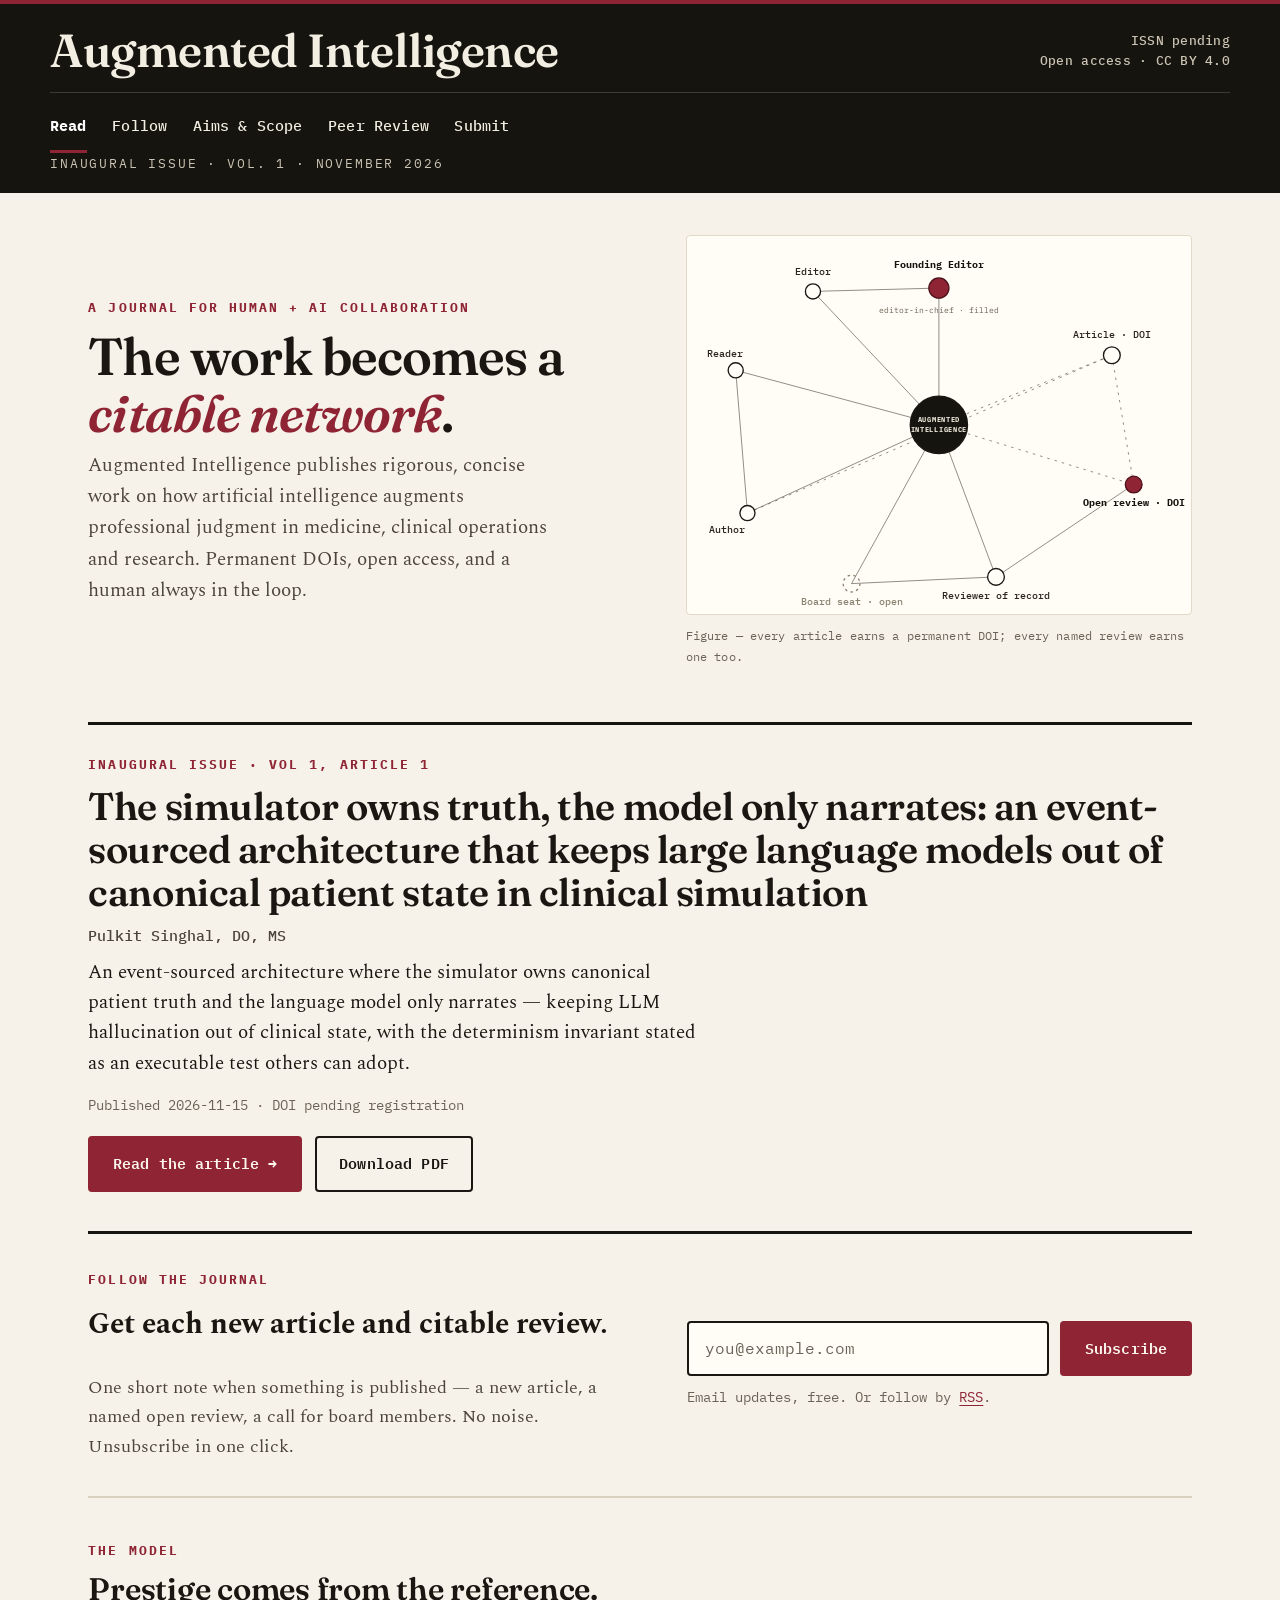
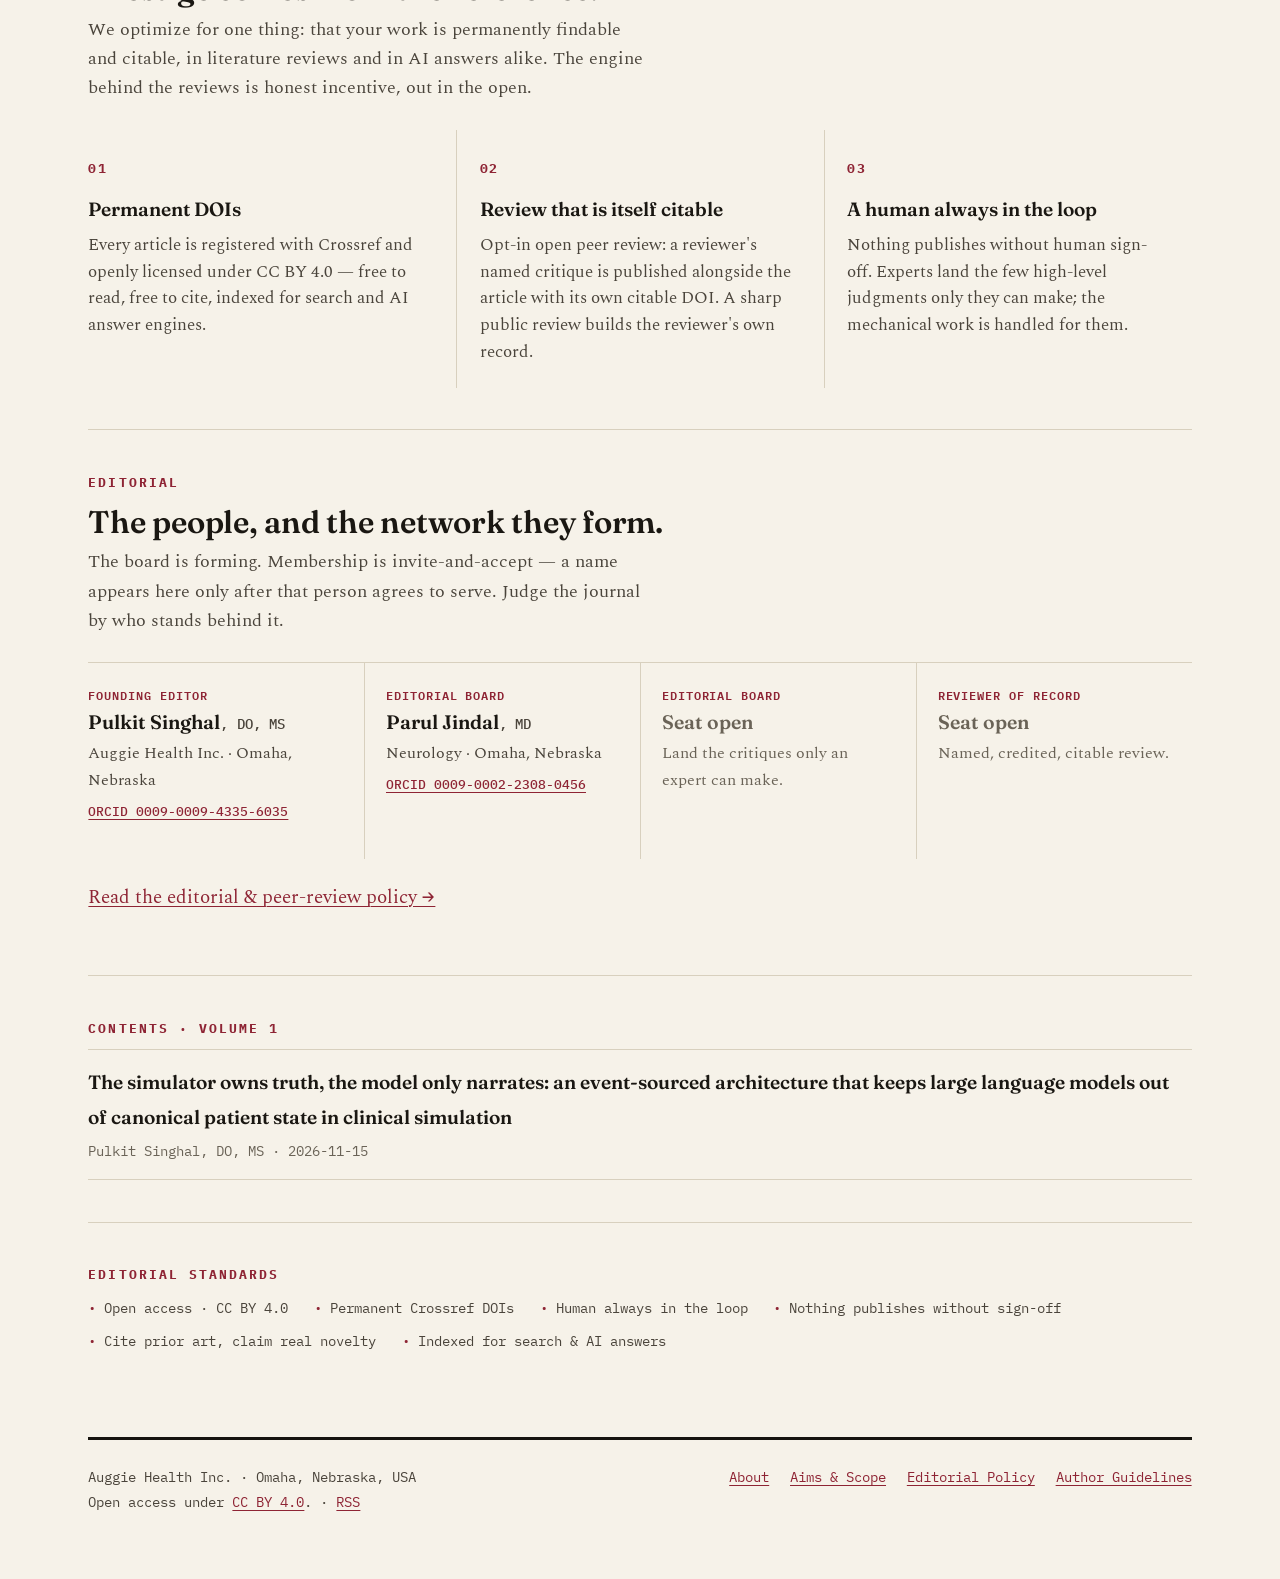
<file: index.html>
<!doctype html>
<html lang="en">
<head>
<meta charset="utf-8">
<meta name="viewport" content="width=device-width, initial-scale=1">
<title>Augmented Intelligence — a journal for human + AI collaboration</title>
<meta name="description" content="Augmented Intelligence: concise, rigorous, open-access work on how AI augments professional judgment in medicine, clinical operations and research. Permanent DOIs, open access (CC BY 4.0), a human always in the loop.">
<link rel="canonical" href="https://auggie-health-inc.github.io/">
<link rel="alternate" type="application/atom+xml" title="Augmented Intelligence — new articles" href="https://auggie-health-inc.github.io/feed.xml">

<meta property="og:type" content="website">
<meta property="og:site_name" content="Augmented Intelligence">
<meta property="og:title" content="Augmented Intelligence — a journal for human + AI collaboration">
<meta property="og:description" content="Rigorous, open-access work on human+AI collaboration. Permanent DOIs. Open peer review that is itself citable. A human always in the loop.">
<meta property="og:url" content="https://auggie-health-inc.github.io/">
<meta property="og:image" content="https://auggie-health-inc.github.io/assets/og-card.png">
<meta name="twitter:card" content="summary_large_image">
<meta name="twitter:title" content="Augmented Intelligence">
<meta name="twitter:description" content="A journal for human + AI collaboration. Permanent DOIs, open access, open citable review.">
<meta name="twitter:image" content="https://auggie-health-inc.github.io/assets/og-card.png">

<script type="application/ld+json">
{
  "@context": "https://schema.org",
  "@type": "WebSite",
  "name": "Augmented Intelligence",
  "url": "https://auggie-health-inc.github.io/",
  "inLanguage": "en",
  "publisher": {
    "@type": "Organization",
    "name": "Auggie Health Inc.",
    "location": {"@type": "Place", "name": "Omaha, Nebraska, USA"}
  },
  "about": "Human and AI collaboration in medicine, clinical operations and research",
  "mainEntity": {
    "@type": "Periodical",
    "name": "Augmented Intelligence",
    "alternateName": "Augment. Intell.",
    "publisher": {"@type": "Organization", "name": "Auggie Health Inc."},
    "inLanguage": "en",
    "license": "https://creativecommons.org/licenses/by/4.0/",
    "editor": [
      {"@type": "Person", "name": "Pulkit Singhal", "@id": "https://orcid.org/0009-0009-4335-6035", "sameAs": "https://orcid.org/0009-0009-4335-6035"},
      {"@type": "Person", "name": "Parul Jindal", "jobTitle": "Neurologist", "@id": "https://orcid.org/0009-0002-2308-0456", "sameAs": "https://orcid.org/0009-0002-2308-0456"}
    ]
  }
}
</script>

<link rel="preconnect" href="https://fonts.googleapis.com">
<link rel="preconnect" href="https://fonts.gstatic.com" crossorigin>
<link rel="stylesheet" href="/assets/style.css">
</head>
<body>
<div class="topline"></div>
<header class="site">
  <div class="mast-row">
    <a href="/" class="brand">Augmented Intelligence</a>
    <div class="mast-meta">
      ISSN pending<br>
      Open access · CC BY 4.0
    </div>
  </div>
  <nav class="pages">
    <a href="#read" class="active" aria-current="page">Read</a>
    <a href="#follow">Follow</a>
    <a href="/aims-and-scope.html">Aims &amp; Scope</a>
    <a href="/editorial-policy.html">Peer Review</a>
    <a href="/author-guidelines.html">Submit</a>
  </nav>
</header>
<div class="issuebar"><div class="issuebar-inner">Inaugural Issue · Vol. 1 · November 2026</div></div>

<main class="home">

  <!-- HERO: statement + network figure -->
  <section class="hero">
    <div class="hero-copy">
      <p class="eyebrow">A journal for human + AI collaboration</p>
      <h1>The work becomes a <em>citable network</em>.</h1>
      <p class="lede">Augmented Intelligence publishes rigorous, concise work on how artificial intelligence augments professional judgment in medicine, clinical operations and research. Permanent DOIs, open access, and a human always in the loop.</p>
    </div>
    <figure class="figure">
      <svg viewBox="0 0 600 450" role="img" aria-labelledby="gt gd" preserveAspectRatio="xMidYMid meet">
        <title id="gt">The journal as a citable network</title>
        <desc id="gd">A central journal node connects authors, editors, readers, articles with permanent DOIs, and named open reviews that are themselves citable. The editor-in-chief seat is filled; editorial board seats are open.</desc>
        <g>
          <path class="net-edge" d="M300,225 L300,62"/>
          <path class="net-edge" d="M300,225 L150,66"/>
          <path class="net-edge" d="M300,225 L58,160"/>
          <path class="net-edge" d="M300,225 L72,330"/>
          <path class="net-edge" d="M300,225 L196,414"/>
          <path class="net-edge" d="M300,225 L368,406"/>
          <path class="net-edge flow" d="M300,225 L532,296"/>
          <path class="net-edge flow" d="M300,225 L506,142"/>
          <path class="net-edge" d="M150,66 L300,62"/>
          <path class="net-edge" d="M58,160 L72,330"/>
          <path class="net-edge flow" d="M72,330 L506,142"/>
          <path class="net-edge flow" d="M506,142 L532,296"/>
          <path class="net-edge" d="M532,296 L368,406"/>
          <path class="net-edge" d="M368,406 L196,414"/>
        </g>
        <circle class="net-hub" cx="300" cy="225" r="34"/>
        <text class="net-label cream" x="300" y="221" text-anchor="middle" style="font-size:8.5px;letter-spacing:.1em">AUGMENTED</text>
        <text class="net-label cream" x="300" y="233" text-anchor="middle" style="font-size:8.5px;letter-spacing:.1em">INTELLIGENCE</text>

        <circle class="net-lead" cx="300" cy="62" r="12"/>
        <text class="net-label key" x="300" y="38" text-anchor="middle">Founding Editor</text>
        <text class="net-sub" x="300" y="92" text-anchor="middle">editor-in-chief · filled</text>

        <circle class="net-node" cx="150" cy="66" r="9"/>
        <text class="net-label" x="150" y="46" text-anchor="middle">Editor</text>

        <circle class="net-node" cx="58" cy="160" r="9"/>
        <text class="net-label" x="24" y="144">Reader</text>

        <circle class="net-node" cx="72" cy="330" r="9"/>
        <text class="net-label" x="26" y="354">Author</text>

        <circle class="net-node" cx="506" cy="142" r="10"/>
        <text class="net-label" x="506" y="122" text-anchor="middle">Article · DOI</text>

        <circle class="net-accent" cx="532" cy="296" r="10"/>
        <text class="net-label key" x="532" y="322" text-anchor="middle">Open review · DOI</text>

        <circle class="net-node" cx="368" cy="406" r="10"/>
        <text class="net-label" x="368" y="432" text-anchor="middle">Reviewer of record</text>

        <circle class="net-node open" cx="196" cy="414" r="10"/>
        <text class="net-label" x="196" y="440" text-anchor="middle" style="fill:#8a8372">Board seat · open</text>
      </svg>
      <figcaption>Figure — every article earns a permanent DOI; every named review earns one too.</figcaption>
    </figure>
  </section>

  <!-- LEAD ARTICLE -->
  
  <article class="lead" id="read">
    <p class="eyebrow">Inaugural Issue · Vol 1, Article 1</p>
    <h2 class="lead-title"><a href="/articles/deterministic-clinical-simulation-llm-narration/index.html">The simulator owns truth, the model only narrates: an event-sourced architecture that keeps large language models out of canonical patient state in clinical simulation</a></h2>
    <p class="lead-authors">Pulkit Singhal, DO, MS</p>
    <p class="lead-dek">An event-sourced architecture where the simulator owns canonical patient truth and the language model only narrates — keeping LLM hallucination out of clinical state, with the determinism invariant stated as an executable test others can adopt.</p>
    <p class="lead-meta">Published 2026-11-15 · DOI pending registration</p>
    <div class="cta-row">
      <a class="btn btn-primary" href="/articles/deterministic-clinical-simulation-llm-narration/index.html">Read the article →</a>
      <a class="btn btn-ghost" href="/articles/deterministic-clinical-simulation-llm-narration/deterministic-clinical-simulation-llm-narration.pdf">Download PDF</a>
    </div>
  </article>
  

  <!-- FOLLOW / SUBSCRIBE -->
  <section class="band follow" id="follow">
    <div class="follow-copy">
      <p class="eyebrow">Follow the journal</p>
      <h2>Get each new article and citable review.</h2>
      <p class="sub">One short note when something is published — a new article, a named open review, a call for board members. No noise. Unsubscribe in one click.</p>
    </div>
    <div class="follow-actions">
      
      <form class="subscribe" action="https://buttondown.com/api/emails/embed-subscribe/augmented-intelligence" method="post" target="_blank" novalidate>
        <label class="sr-only" for="sub-email">Email address</label>
        <input id="sub-email" type="email" name="email" inputmode="email" autocomplete="email" placeholder="you@example.com" required>
        <button type="submit" class="btn btn-primary">Subscribe</button>
      </form>
      <p class="follow-note">Email updates, free. Or follow by <a href="https://auggie-health-inc.github.io/feed.xml">RSS</a>.</p>
      
    </div>
  </section>

  <!-- THE MODEL -->
  <section class="band">
    <p class="eyebrow">The model</p>
    <h2>Prestige comes from the reference.</h2>
    <p class="sub">We optimize for one thing: that your work is permanently findable and citable, in literature reviews and in AI answers alike. The engine behind the reviews is honest incentive, out in the open.</p>
    <div class="feature-grid">
      <div class="feature">
        <span class="fnum">01</span>
        <h3>Permanent DOIs</h3>
        <p>Every article is registered with Crossref and openly licensed under CC BY 4.0 — free to read, free to cite, indexed for search and AI answer engines.</p>
      </div>
      <div class="feature">
        <span class="fnum">02</span>
        <h3>Review that is itself citable</h3>
        <p>Opt-in open peer review: a reviewer's named critique is published alongside the article with its own citable DOI. A sharp public review builds the reviewer's own record.</p>
      </div>
      <div class="feature">
        <span class="fnum">03</span>
        <h3>A human always in the loop</h3>
        <p>Nothing publishes without human sign-off. Experts land the few high-level judgments only they can make; the mechanical work is handled for them.</p>
      </div>
    </div>
  </section>

  <!-- EDITORIAL BOARD -->
  <section class="band">
    <p class="eyebrow">Editorial</p>
    <h2>The people, and the network they form.</h2>
    <p class="sub">The board is forming. Membership is invite-and-accept — a name appears here only after that person agrees to serve. Judge the journal by who stands behind it.</p>
    <div class="people-grid">
      <div class="person">
        <span class="role">Founding Editor</span>
        <span class="name">Pulkit Singhal<span class="postnom">, DO, MS</span></span>
        <p class="aff">Auggie Health Inc. · Omaha, Nebraska</p>
        <p class="links"><a href="https://orcid.org/0009-0009-4335-6035">ORCID 0009-0009-4335-6035</a></p>
      </div>
      <div class="person">
        <span class="role">Editorial Board</span>
        <span class="name">Parul Jindal<span class="postnom">, MD</span></span>
        <p class="aff">Neurology · Omaha, Nebraska</p>
        <p class="links"><a href="https://orcid.org/0009-0002-2308-0456">ORCID 0009-0002-2308-0456</a></p>
      </div>
      <div class="person seat">
        <span class="role">Editorial Board</span>
        <span class="name">Seat open</span>
        <p class="aff">Land the critiques only an expert can make.</p>
      </div>
      <div class="person seat">
        <span class="role">Reviewer of record</span>
        <span class="name">Seat open</span>
        <p class="aff">Named, credited, citable review.</p>
      </div>
    </div>
    <p style="margin-top:1.4rem"><a href="/editorial-policy.html">Read the editorial &amp; peer-review policy →</a></p>
  </section>

  <!-- CONTENTS -->
  <section class="band">
    <p class="eyebrow">Contents · Volume 1</p>
    
    <ul class="articles">
      
      <li>
        <a href="/articles/deterministic-clinical-simulation-llm-narration/index.html">The simulator owns truth, the model only narrates: an event-sourced architecture that keeps large language models out of canonical patient state in clinical simulation</a>
        <span class="byline">Pulkit Singhal, DO, MS · 2026-11-15</span>
      </li>
      
    </ul>
    
  </section>

  <!-- STANDARDS -->
  <section class="band">
    <p class="eyebrow">Editorial standards</p>
    <ul class="standards">
      <li>Open access · CC BY 4.0</li>
      <li>Permanent Crossref DOIs</li>
      <li>Human always in the loop</li>
      <li>Nothing publishes without sign-off</li>
      <li>Cite prior art, claim real novelty</li>
      <li>Indexed for search &amp; AI answers</li>
    </ul>
  </section>

  <footer class="site-footer">
    <div>Auggie Health Inc. · Omaha, Nebraska, USA<br>
      Open access under <a href="https://creativecommons.org/licenses/by/4.0/">CC BY 4.0</a>. · <a href="https://auggie-health-inc.github.io/feed.xml">RSS</a></div>
    <nav class="fnav">
      <a href="/about.html">About</a>
      <a href="/aims-and-scope.html">Aims &amp; Scope</a>
      <a href="/editorial-policy.html">Editorial Policy</a>
      <a href="/author-guidelines.html">Author Guidelines</a>
    </nav>
  </footer>

</main>
</body>
</html>
</file>
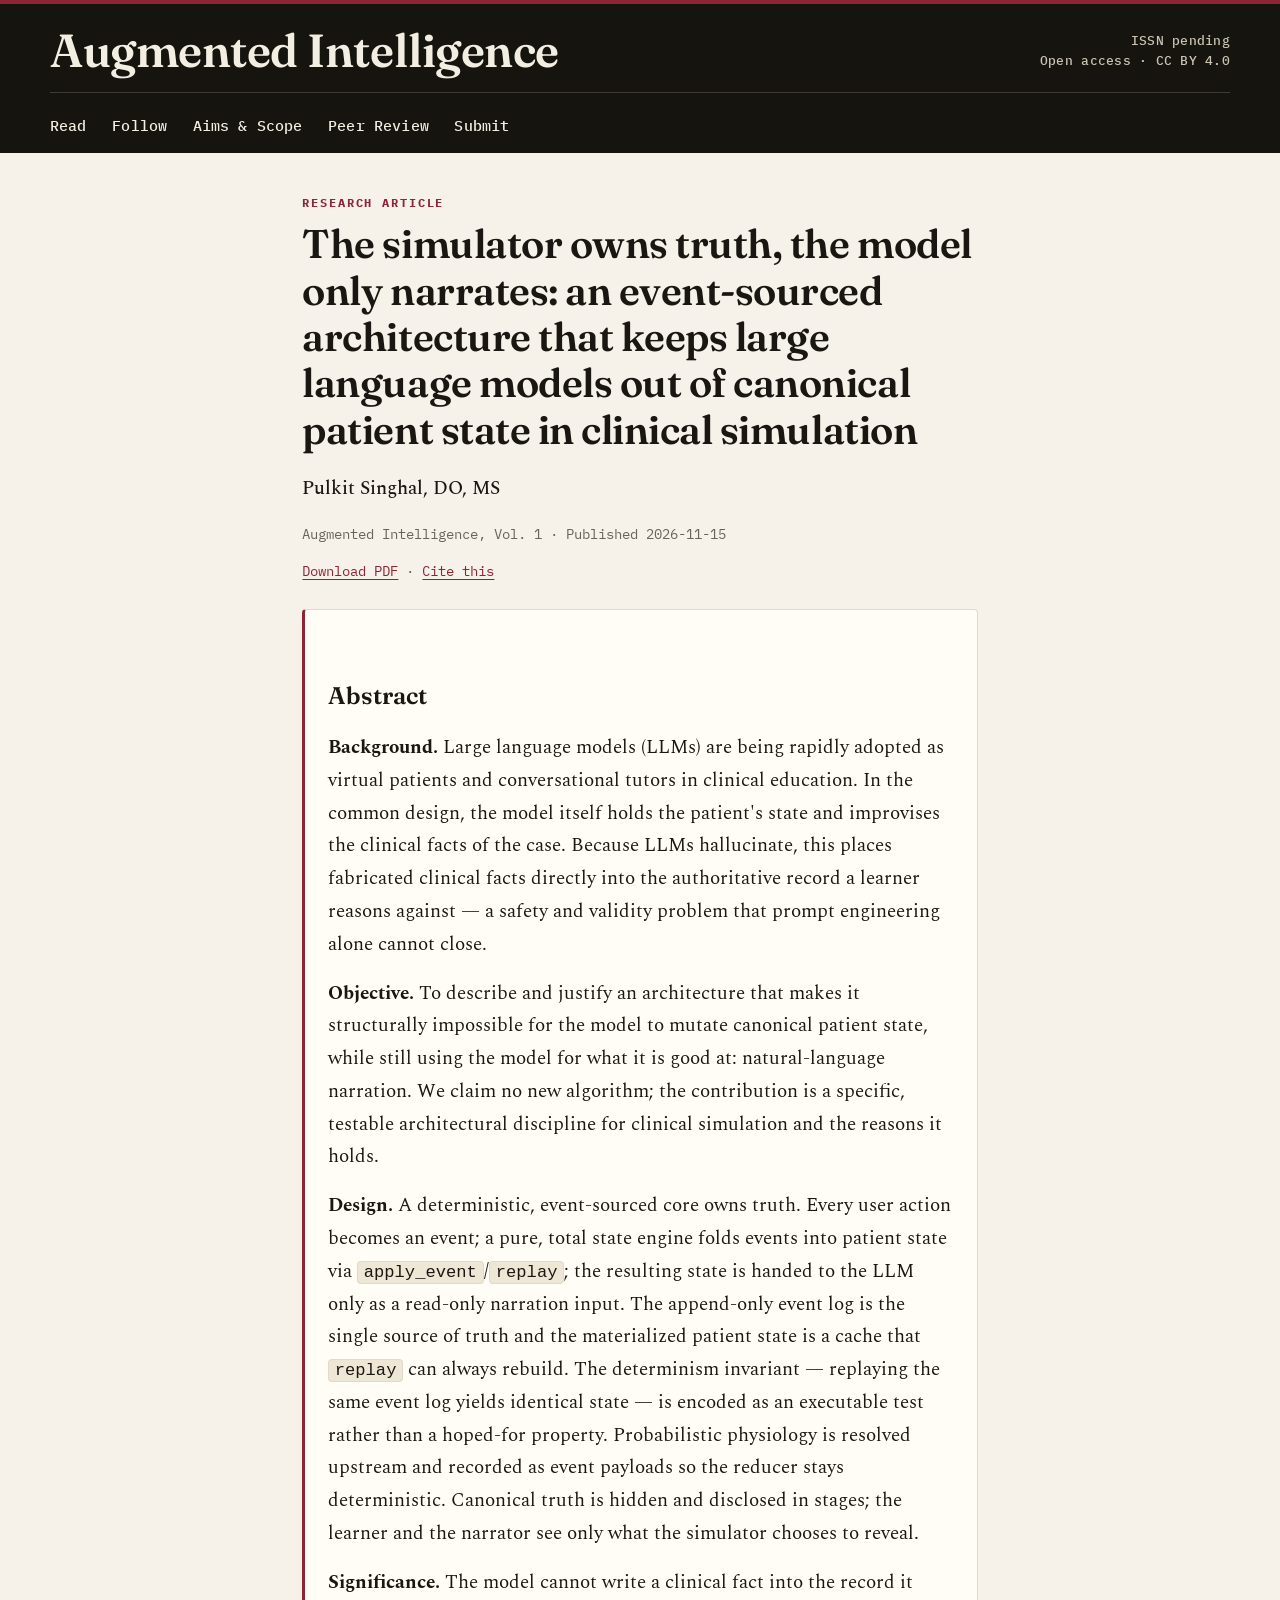
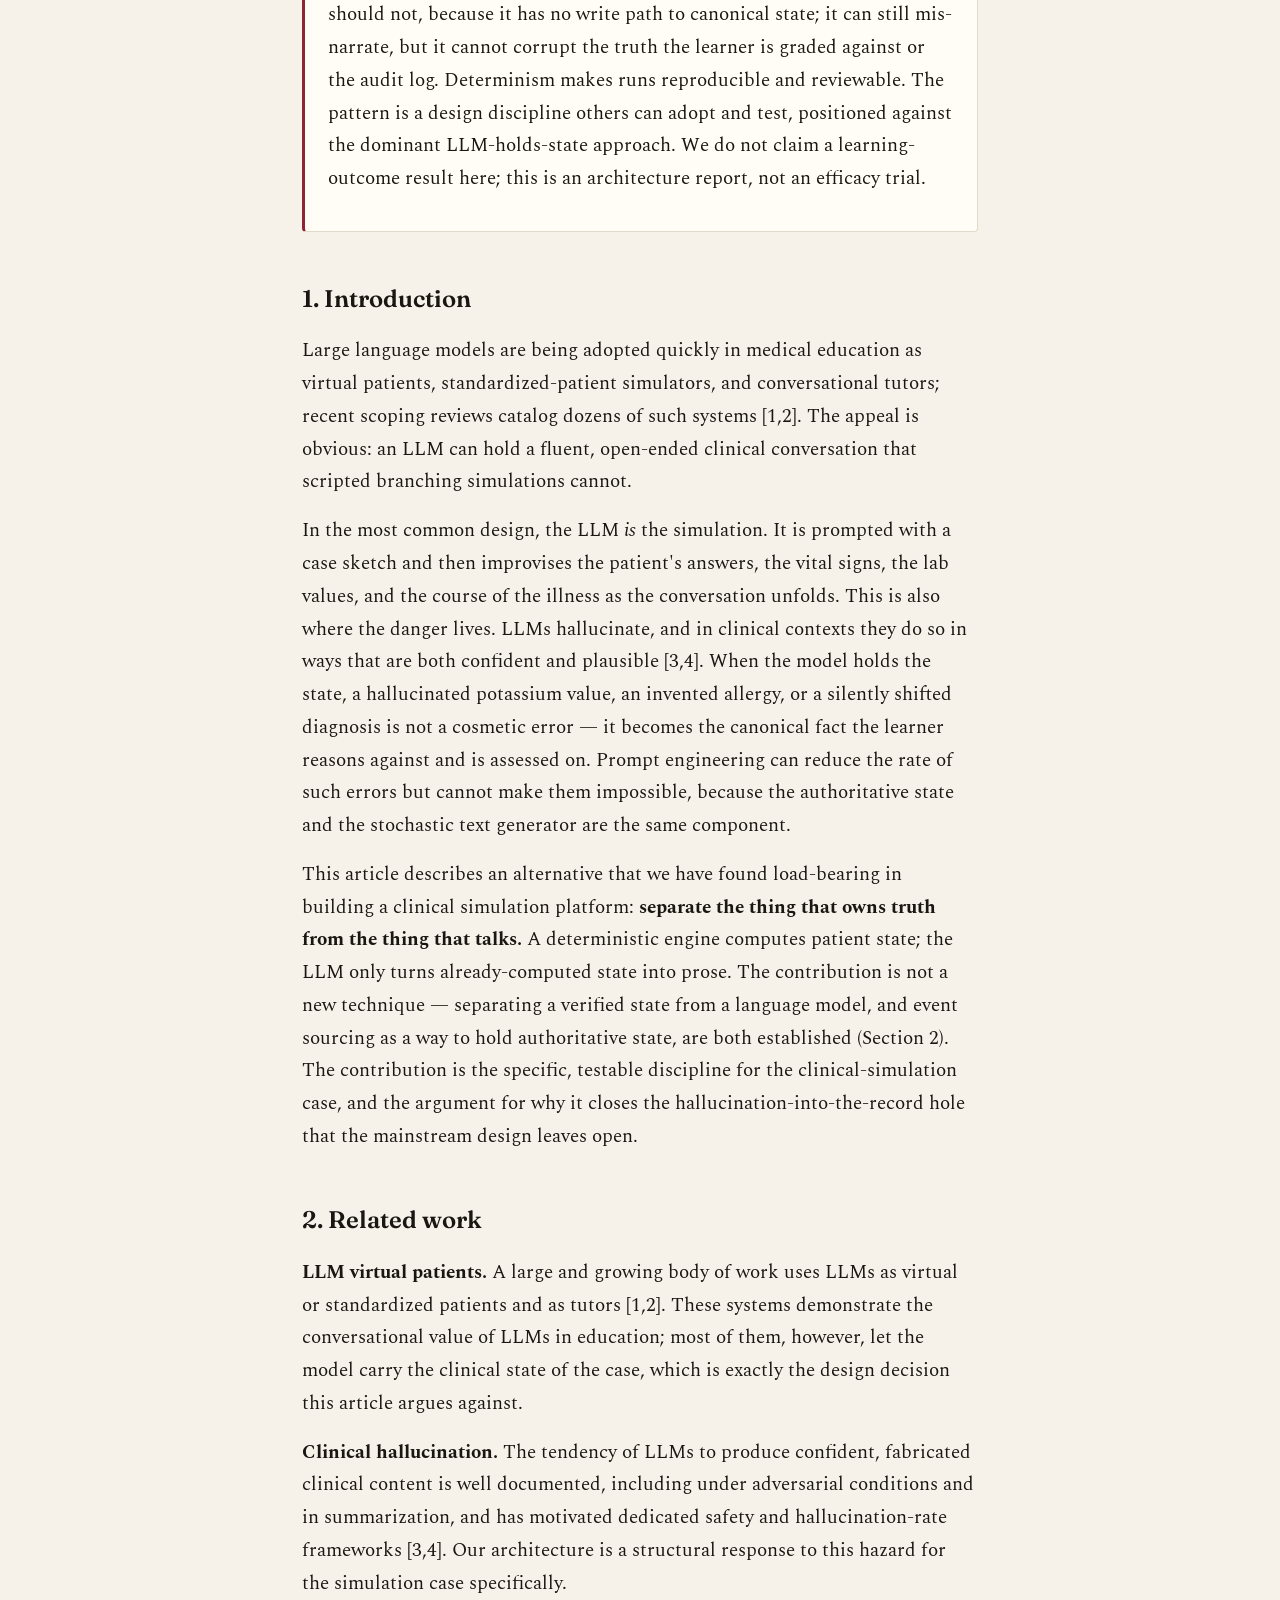
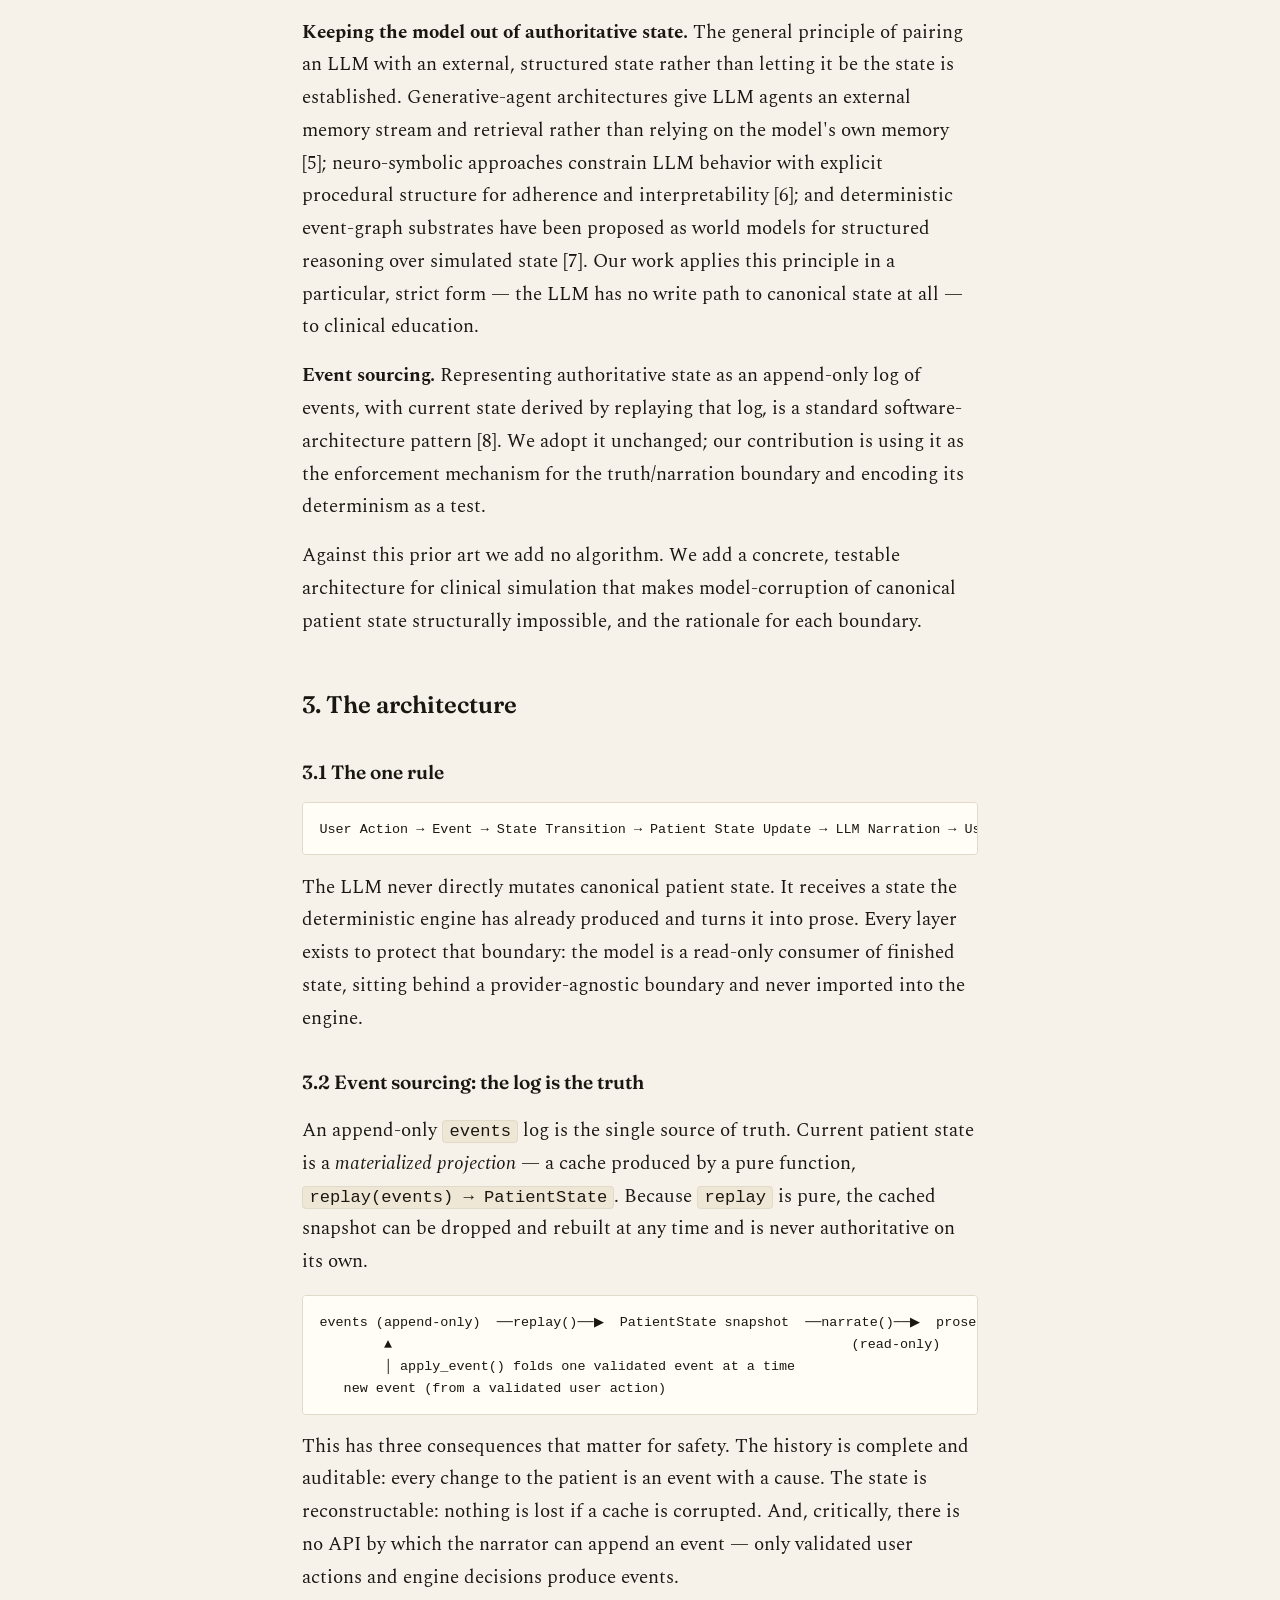
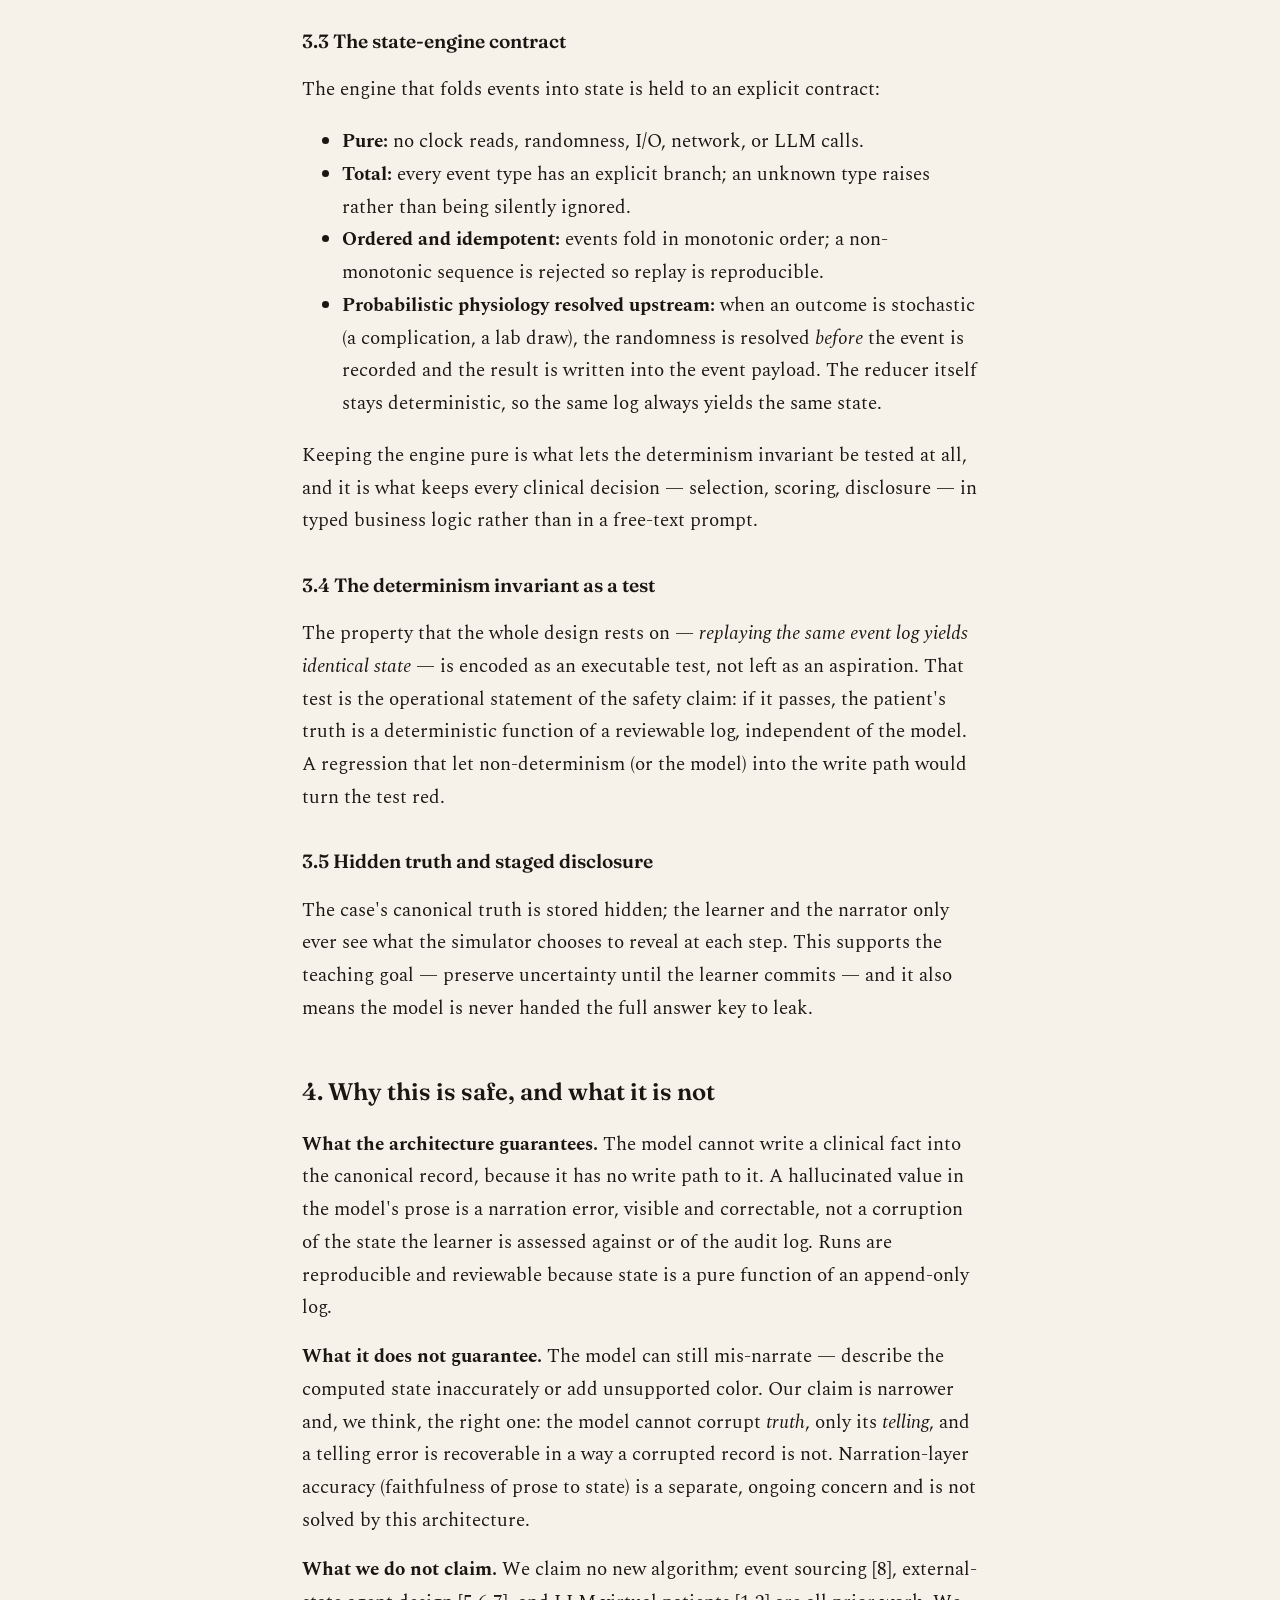
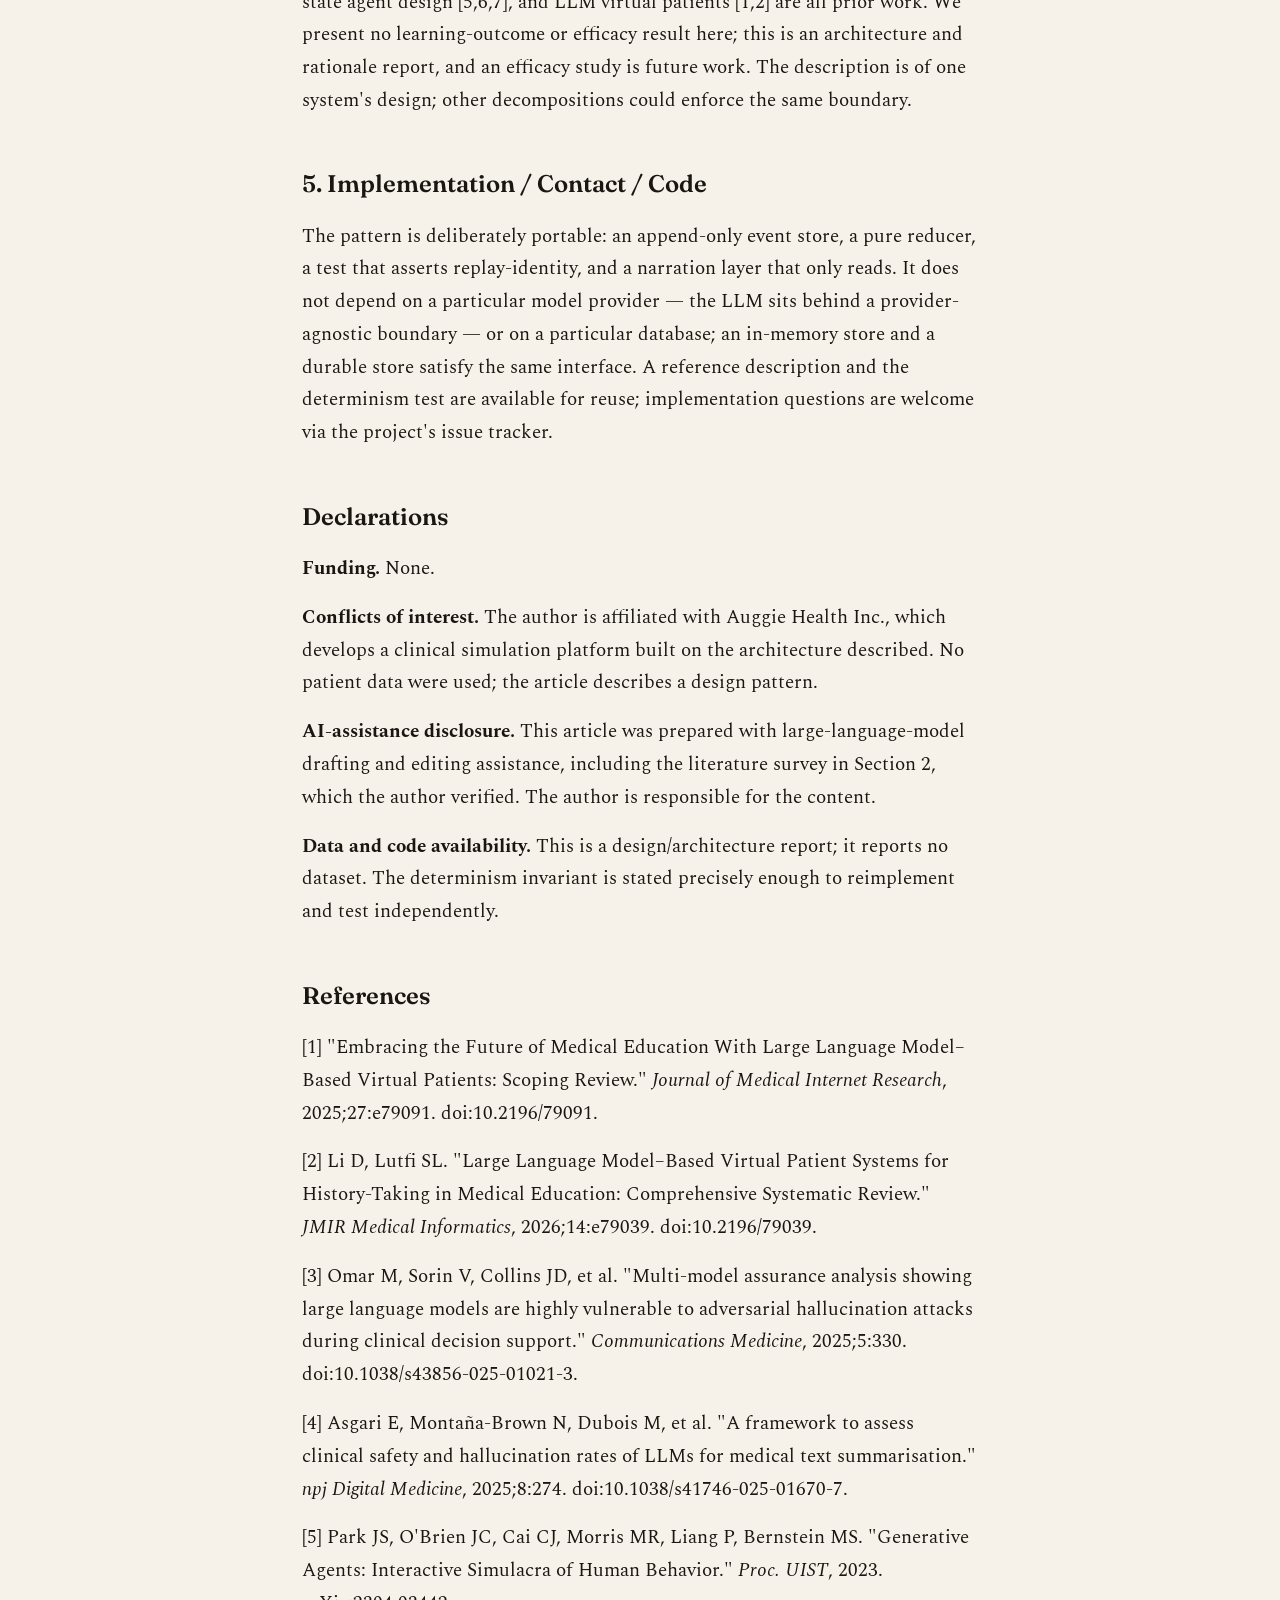
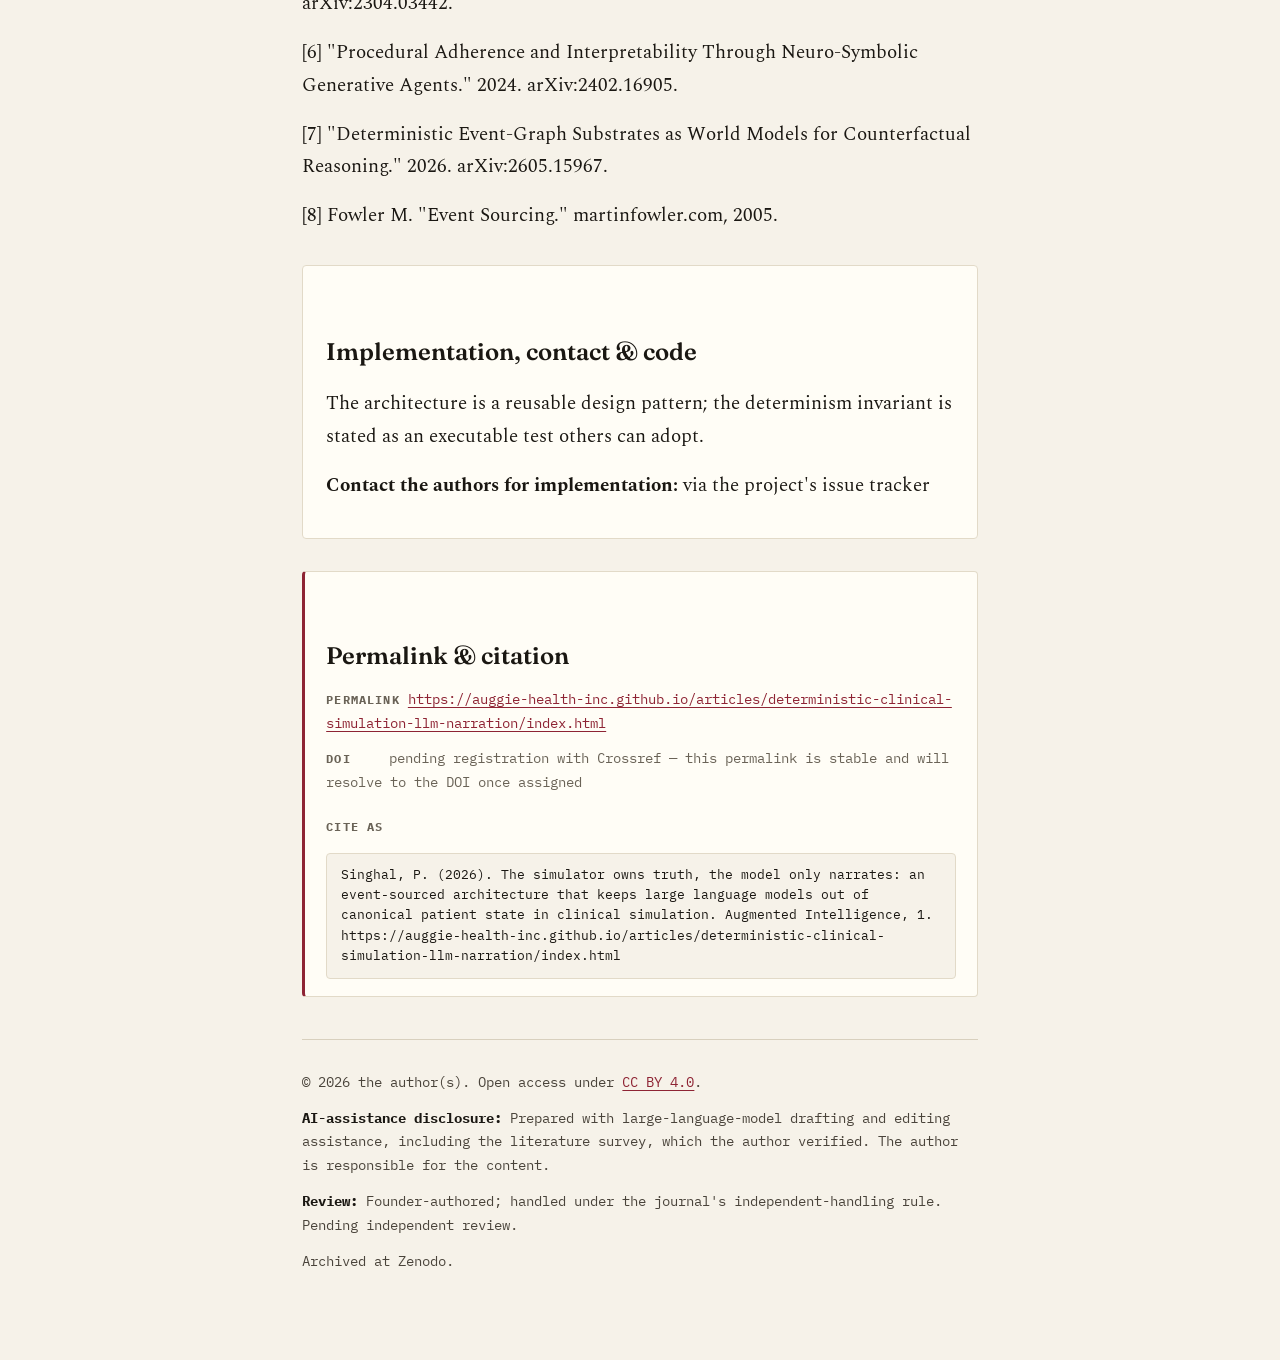
<file: articles/deterministic-clinical-simulation-llm-narration/index.html>
<!doctype html>
<html lang="en">
<head>
<meta charset="utf-8">
<meta name="viewport" content="width=device-width, initial-scale=1">
<title>The simulator owns truth, the model only narrates: an event-sourced architecture that keeps large language models out of canonical patient state in clinical simulation — Augmented Intelligence</title>
<meta name="description" content="An event-sourced architecture where the simulator owns canonical patient truth and the language model only narrates — keeping LLM hallucination out of clinical state, with the determinism invariant stated as an executable test others can adopt.">
<link rel="canonical" href="https://auggie-health-inc.github.io/articles/deterministic-clinical-simulation-llm-narration/index.html">
<link rel="alternate" type="application/atom+xml" title="Augmented Intelligence — new articles" href="https://auggie-health-inc.github.io/feed.xml">

<!-- OpenGraph / Twitter -->
<meta property="og:type" content="article">
<meta property="og:site_name" content="Augmented Intelligence">
<meta property="og:title" content="The simulator owns truth, the model only narrates: an event-sourced architecture that keeps large language models out of canonical patient state in clinical simulation">
<meta property="og:description" content="An event-sourced architecture where the simulator owns canonical patient truth and the language model only narrates — keeping LLM hallucination out of clinical state, with the determinism invariant stated as an executable test others can adopt.">
<meta property="og:url" content="https://auggie-health-inc.github.io/articles/deterministic-clinical-simulation-llm-narration/index.html">
<meta property="og:image" content="https://auggie-health-inc.github.io/assets/og-card.png">
<meta name="twitter:card" content="summary_large_image">
<meta name="twitter:image" content="https://auggie-health-inc.github.io/assets/og-card.png">

<!-- Google Scholar / Highwire metadata. These tags are what Scholar crawls;
     every field below must be present and correct for indexing. -->
<meta name="citation_journal_title" content="Augmented Intelligence">
<meta name="citation_journal_abbrev" content="Augment. Intell.">
<meta name="citation_publisher" content="Auggie Health Inc.">

<meta name="citation_title" content="The simulator owns truth, the model only narrates: an event-sourced architecture that keeps large language models out of canonical patient state in clinical simulation">
<meta name="citation_author" content="Pulkit Singhal, DO, MS">
<meta name="citation_publication_date" content="2026-11-15">
<meta name="citation_volume" content="1">

<meta name="citation_abstract_html_url" content="https://auggie-health-inc.github.io/articles/deterministic-clinical-simulation-llm-narration/index.html">
<meta name="citation_pdf_url" content="https://auggie-health-inc.github.io/articles/deterministic-clinical-simulation-llm-narration/deterministic-clinical-simulation-llm-narration.pdf">
<meta name="citation_language" content="en">
<meta name="citation_keywords" content="large language models">
<meta name="citation_keywords" content="clinical simulation">
<meta name="citation_keywords" content="medical education">
<meta name="citation_keywords" content="event sourcing">
<meta name="citation_keywords" content="hallucination">
<meta name="citation_keywords" content="virtual patients">
<meta name="citation_keywords" content="AI safety">

<!-- Dublin Core (DOAJ / general harvesters) -->
<meta name="DC.title" content="The simulator owns truth, the model only narrates: an event-sourced architecture that keeps large language models out of canonical patient state in clinical simulation">
<meta name="DC.creator" content="Pulkit Singhal, DO, MS">
<meta name="DC.date" content="2026-11-15">
<meta name="DC.publisher" content="Auggie Health Inc.">
<meta name="DC.rights" content="https://creativecommons.org/licenses/by/4.0/">
<meta name="DC.type" content="text">

<!-- schema.org structured data (ScholarlyArticle) for Google + AI answer engines -->
<script type="application/ld+json">
{
  "@context": "https://schema.org",
  "@type": "ScholarlyArticle",
  "headline": "The simulator owns truth, the model only narrates: an event-sourced architecture that keeps large language models out of canonical patient state in clinical simulation",
  "name": "The simulator owns truth, the model only narrates: an event-sourced architecture that keeps large language models out of canonical patient state in clinical simulation",
  "author": [
    {
      "@type": "Person",
      "name": "Pulkit Singhal",
      "affiliation": {
        "@type": "Organization",
        "name": "Auggie Health Inc., Omaha, Nebraska, USA"
      },
      "@id": "https://orcid.org/0009-0009-4335-6035",
      "sameAs": "https://orcid.org/0009-0009-4335-6035"
    }
  ],
  "datePublished": "2026-11-15",
  "inLanguage": "en",
  "publisher": {
    "@type": "Organization",
    "name": "Auggie Health Inc."
  },
  "isPartOf": {
    "@type": "Periodical",
    "name": "Augmented Intelligence"
  },
  "license": "https://creativecommons.org/licenses/by/4.0/",
  "url": "https://auggie-health-inc.github.io/articles/deterministic-clinical-simulation-llm-narration/index.html",
  "keywords": [
    "large language models",
    "clinical simulation",
    "medical education",
    "event sourcing",
    "hallucination",
    "virtual patients",
    "AI safety"
  ]
}
</script>

<link rel="stylesheet" href="/assets/style.css">
</head>
<body>
<div class="topline"></div>
<header class="site">
  <div class="mast-row">
    <a href="/" class="brand">Augmented Intelligence</a>
    <div class="mast-meta">
      ISSN pending<br>
      Open access · CC BY 4.0
    </div>
  </div>
  <nav class="pages">
    <a href="/#read">Read</a>
    <a href="/#follow">Follow</a>
    <a href="/aims-and-scope.html">Aims &amp; Scope</a>
    <a href="/editorial-policy.html">Peer Review</a>
    <a href="/author-guidelines.html">Submit</a>
  </nav>
</header>

<main class="article">
  <p class="type">Research Article</p>
  <h1>The simulator owns truth, the model only narrates: an event-sourced architecture that keeps large language models out of canonical patient state in clinical simulation</h1>
  <p class="authors">Pulkit Singhal, DO, MS</p>
  <p class="meta">
    Augmented Intelligence, Vol. 1 ·
    Published 2026-11-15
  </p>
  <p class="actions"><a href="https://auggie-health-inc.github.io/articles/deterministic-clinical-simulation-llm-narration/deterministic-clinical-simulation-llm-narration.pdf">Download PDF</a> · <a href="#cite">Cite this</a></p>

  <section class="abstract">
    <h2>Abstract</h2>
    <p><strong>Background.</strong> Large language models (LLMs) are being rapidly adopted as virtual patients and conversational tutors in clinical education. In the common design, the model itself holds the patient's state and improvises the clinical facts of the case. Because LLMs hallucinate, this places fabricated clinical facts directly into the authoritative record a learner reasons against — a safety and validity problem that prompt engineering alone cannot close.</p>
<p><strong>Objective.</strong> To describe and justify an architecture that makes it structurally impossible for the model to mutate canonical patient state, while still using the model for what it is good at: natural-language narration. We claim no new algorithm; the contribution is a specific, testable architectural discipline for clinical simulation and the reasons it holds.</p>
<p><strong>Design.</strong> A deterministic, event-sourced core owns truth. Every user action becomes an event; a pure, total state engine folds events into patient state via <code>apply_event</code>/<code>replay</code>; the resulting state is handed to the LLM only as a read-only narration input. The append-only event log is the single source of truth and the materialized patient state is a cache that <code>replay</code> can always rebuild. The determinism invariant — replaying the same event log yields identical state — is encoded as an executable test rather than a hoped-for property. Probabilistic physiology is resolved upstream and recorded as event payloads so the reducer stays deterministic. Canonical truth is hidden and disclosed in stages; the learner and the narrator see only what the simulator chooses to reveal.</p>
<p><strong>Significance.</strong> The model cannot write a clinical fact into the record it should not, because it has no write path to canonical state; it can still mis-narrate, but it cannot corrupt the truth the learner is graded against or the audit log. Determinism makes runs reproducible and reviewable. The pattern is a design discipline others can adopt and test, positioned against the dominant LLM-holds-state approach. We do not claim a learning-outcome result here; this is an architecture report, not an efficacy trial.</p>
  </section>

  <section class="body">
    <h2 id="1-introduction">1. Introduction</h2>
<p>Large language models are being adopted quickly in medical education as virtual patients, standardized-patient simulators, and conversational tutors; recent scoping reviews catalog dozens of such systems [1,2]. The appeal is obvious: an LLM can hold a fluent, open-ended clinical conversation that scripted branching simulations cannot.</p>
<p>In the most common design, the LLM <em>is</em> the simulation. It is prompted with a case sketch and then improvises the patient's answers, the vital signs, the lab values, and the course of the illness as the conversation unfolds. This is also where the danger lives. LLMs hallucinate, and in clinical contexts they do so in ways that are both confident and plausible [3,4]. When the model holds the state, a hallucinated potassium value, an invented allergy, or a silently shifted diagnosis is not a cosmetic error — it becomes the canonical fact the learner reasons against and is assessed on. Prompt engineering can reduce the rate of such errors but cannot make them impossible, because the authoritative state and the stochastic text generator are the same component.</p>
<p>This article describes an alternative that we have found load-bearing in building a clinical simulation platform: <strong>separate the thing that owns truth from the thing that talks.</strong> A deterministic engine computes patient state; the LLM only turns already-computed state into prose. The contribution is not a new technique — separating a verified state from a language model, and event sourcing as a way to hold authoritative state, are both established (Section 2). The contribution is the specific, testable discipline for the clinical-simulation case, and the argument for why it closes the hallucination-into-the-record hole that the mainstream design leaves open.</p>
<h2 id="2-related-work">2. Related work</h2>
<p><strong>LLM virtual patients.</strong> A large and growing body of work uses LLMs as virtual or standardized patients and as tutors [1,2]. These systems demonstrate the conversational value of LLMs in education; most of them, however, let the model carry the clinical state of the case, which is exactly the design decision this article argues against.</p>
<p><strong>Clinical hallucination.</strong> The tendency of LLMs to produce confident, fabricated clinical content is well documented, including under adversarial conditions and in summarization, and has motivated dedicated safety and hallucination-rate frameworks [3,4]. Our architecture is a structural response to this hazard for the simulation case specifically.</p>
<p><strong>Keeping the model out of authoritative state.</strong> The general principle of pairing an LLM with an external, structured state rather than letting it be the state is established. Generative-agent architectures give LLM agents an external memory stream and retrieval rather than relying on the model's own memory [5]; neuro-symbolic approaches constrain LLM behavior with explicit procedural structure for adherence and interpretability [6]; and deterministic event-graph substrates have been proposed as world models for structured reasoning over simulated state [7]. Our work applies this principle in a particular, strict form — the LLM has no write path to canonical state at all — to clinical education.</p>
<p><strong>Event sourcing.</strong> Representing authoritative state as an append-only log of events, with current state derived by replaying that log, is a standard software-architecture pattern [8]. We adopt it unchanged; our contribution is using it as the enforcement mechanism for the truth/narration boundary and encoding its determinism as a test.</p>
<p>Against this prior art we add no algorithm. We add a concrete, testable architecture for clinical simulation that makes model-corruption of canonical patient state structurally impossible, and the rationale for each boundary.</p>
<h2 id="3-the-architecture">3. The architecture</h2>
<h3 id="31-the-one-rule">3.1 The one rule</h3>
<pre><code>User Action → Event → State Transition → Patient State Update → LLM Narration → User
</code></pre>
<p>The LLM never directly mutates canonical patient state. It receives a state the deterministic engine has already produced and turns it into prose. Every layer exists to protect that boundary: the model is a read-only consumer of finished state, sitting behind a provider-agnostic boundary and never imported into the engine.</p>
<h3 id="32-event-sourcing-the-log-is-the-truth">3.2 Event sourcing: the log is the truth</h3>
<p>An append-only <code>events</code> log is the single source of truth. Current patient state is a <em>materialized projection</em> — a cache produced by a pure function, <code>replay(events) → PatientState</code>. Because <code>replay</code> is pure, the cached snapshot can be dropped and rebuilt at any time and is never authoritative on its own.</p>
<pre><code>events (append-only)  ──replay()──▶  PatientState snapshot  ──narrate()──▶  prose
        ▲                                                         (read-only)
        │ apply_event() folds one validated event at a time
   new event (from a validated user action)
</code></pre>
<p>This has three consequences that matter for safety. The history is complete and auditable: every change to the patient is an event with a cause. The state is reconstructable: nothing is lost if a cache is corrupted. And, critically, there is no API by which the narrator can append an event — only validated user actions and engine decisions produce events.</p>
<h3 id="33-the-state-engine-contract">3.3 The state-engine contract</h3>
<p>The engine that folds events into state is held to an explicit contract:</p>
<ul>
<li><strong>Pure:</strong> no clock reads, randomness, I/O, network, or LLM calls.</li>
<li><strong>Total:</strong> every event type has an explicit branch; an unknown type raises rather than being silently ignored.</li>
<li><strong>Ordered and idempotent:</strong> events fold in monotonic order; a non-monotonic sequence is rejected so replay is reproducible.</li>
<li><strong>Probabilistic physiology resolved upstream:</strong> when an outcome is stochastic (a complication, a lab draw), the randomness is resolved <em>before</em> the event is recorded and the result is written into the event payload. The reducer itself stays deterministic, so the same log always yields the same state.</li>
</ul>
<p>Keeping the engine pure is what lets the determinism invariant be tested at all, and it is what keeps every clinical decision — selection, scoring, disclosure — in typed business logic rather than in a free-text prompt.</p>
<h3 id="34-the-determinism-invariant-as-a-test">3.4 The determinism invariant as a test</h3>
<p>The property that the whole design rests on — <em>replaying the same event log yields identical state</em> — is encoded as an executable test, not left as an aspiration. That test is the operational statement of the safety claim: if it passes, the patient's truth is a deterministic function of a reviewable log, independent of the model. A regression that let non-determinism (or the model) into the write path would turn the test red.</p>
<h3 id="35-hidden-truth-and-staged-disclosure">3.5 Hidden truth and staged disclosure</h3>
<p>The case's canonical truth is stored hidden; the learner and the narrator only ever see what the simulator chooses to reveal at each step. This supports the teaching goal — preserve uncertainty until the learner commits — and it also means the model is never handed the full answer key to leak.</p>
<h2 id="4-why-this-is-safe-and-what-it-is-not">4. Why this is safe, and what it is not</h2>
<p><strong>What the architecture guarantees.</strong> The model cannot write a clinical fact into the canonical record, because it has no write path to it. A hallucinated value in the model's prose is a narration error, visible and correctable, not a corruption of the state the learner is assessed against or of the audit log. Runs are reproducible and reviewable because state is a pure function of an append-only log.</p>
<p><strong>What it does not guarantee.</strong> The model can still mis-narrate — describe the computed state inaccurately or add unsupported color. Our claim is narrower and, we think, the right one: the model cannot corrupt <em>truth</em>, only its <em>telling</em>, and a telling error is recoverable in a way a corrupted record is not. Narration-layer accuracy (faithfulness of prose to state) is a separate, ongoing concern and is not solved by this architecture.</p>
<p><strong>What we do not claim.</strong> We claim no new algorithm; event sourcing [8], external-state agent design [5,6,7], and LLM virtual patients [1,2] are all prior work. We present no learning-outcome or efficacy result here; this is an architecture and rationale report, and an efficacy study is future work. The description is of one system's design; other decompositions could enforce the same boundary.</p>
<h2 id="5-implementation-contact-code">5. Implementation / Contact / Code</h2>
<p>The pattern is deliberately portable: an append-only event store, a pure reducer, a test that asserts replay-identity, and a narration layer that only reads. It does not depend on a particular model provider — the LLM sits behind a provider-agnostic boundary — or on a particular database; an in-memory store and a durable store satisfy the same interface. A reference description and the determinism test are available for reuse; implementation questions are welcome via the project's issue tracker.</p>
<h2 id="declarations">Declarations</h2>
<p><strong>Funding.</strong> None.</p>
<p><strong>Conflicts of interest.</strong> The author is affiliated with Auggie Health Inc., which develops a clinical simulation platform built on the architecture described. No patient data were used; the article describes a design pattern.</p>
<p><strong>AI-assistance disclosure.</strong> This article was prepared with large-language-model drafting and editing assistance, including the literature survey in Section 2, which the author verified. The author is responsible for the content.</p>
<p><strong>Data and code availability.</strong> This is a design/architecture report; it reports no dataset. The determinism invariant is stated precisely enough to reimplement and test independently.</p>
<h2 id="references">References</h2>
<p>[1] "Embracing the Future of Medical Education With Large Language Model–Based Virtual Patients: Scoping Review." <em>Journal of Medical Internet Research</em>, 2025;27:e79091. doi:10.2196/79091.</p>
<p>[2] Li D, Lutfi SL. "Large Language Model–Based Virtual Patient Systems for History-Taking in Medical Education: Comprehensive Systematic Review." <em>JMIR Medical Informatics</em>, 2026;14:e79039. doi:10.2196/79039.</p>
<p>[3] Omar M, Sorin V, Collins JD, et al. "Multi-model assurance analysis showing large language models are highly vulnerable to adversarial hallucination attacks during clinical decision support." <em>Communications Medicine</em>, 2025;5:330. doi:10.1038/s43856-025-01021-3.</p>
<p>[4] Asgari E, Montaña-Brown N, Dubois M, et al. "A framework to assess clinical safety and hallucination rates of LLMs for medical text summarisation." <em>npj Digital Medicine</em>, 2025;8:274. doi:10.1038/s41746-025-01670-7.</p>
<p>[5] Park JS, O'Brien JC, Cai CJ, Morris MR, Liang P, Bernstein MS. "Generative Agents: Interactive Simulacra of Human Behavior." <em>Proc. UIST</em>, 2023. arXiv:2304.03442.</p>
<p>[6] "Procedural Adherence and Interpretability Through Neuro-Symbolic Generative Agents." 2024. arXiv:2402.16905.</p>
<p>[7] "Deterministic Event-Graph Substrates as World Models for Counterfactual Reasoning." 2026. arXiv:2605.15967.</p>
<p>[8] Fowler M. "Event Sourcing." martinfowler.com, 2005.</p>
  </section>

  
  <section class="implementation">
    <h2>Implementation, contact &amp; code</h2>
    <p>The architecture is a reusable design pattern; the determinism invariant is stated as an executable test others can adopt.</p>
    
    <p><strong>Contact the authors for implementation:</strong> via the project's issue tracker</p>
  </section>
  

  <section class="permalink" id="cite">
    <h2>Permalink &amp; citation</h2>
    <p class="permalink-row"><span class="permalink-label">Permalink</span>
      <a href="https://auggie-health-inc.github.io/articles/deterministic-clinical-simulation-llm-narration/index.html">https://auggie-health-inc.github.io/articles/deterministic-clinical-simulation-llm-narration/index.html</a></p>
    <p class="permalink-row"><span class="permalink-label">DOI</span>
      <span class="permalink-pending">pending registration with Crossref — this permalink is stable and will resolve to the DOI once assigned</span></p>
    <p class="permalink-label">Cite as</p>
    <pre class="cite">Singhal, P. (2026). The simulator owns truth, the model only narrates: an event-sourced architecture that keeps large language models out of canonical patient state in clinical simulation. Augmented Intelligence, 1. https://auggie-health-inc.github.io/articles/deterministic-clinical-simulation-llm-narration/index.html</pre>
  </section>

  <footer class="article-footer">
    <p class="license">© 2026 the author(s). Open access under
      <a href="https://creativecommons.org/licenses/by/4.0/">CC BY 4.0</a>.</p>
    <p class="disclosure"><strong>AI-assistance disclosure:</strong> Prepared with large-language-model drafting and editing assistance, including the literature survey, which the author verified. The author is responsible for the content.</p>
    <p class="review"><strong>Review:</strong> Founder-authored; handled under the journal's independent-handling rule. Pending independent review.</p>
    <p class="preservation">Archived at Zenodo.</p>
  </footer>
</main>
</body>
</html>
</file>
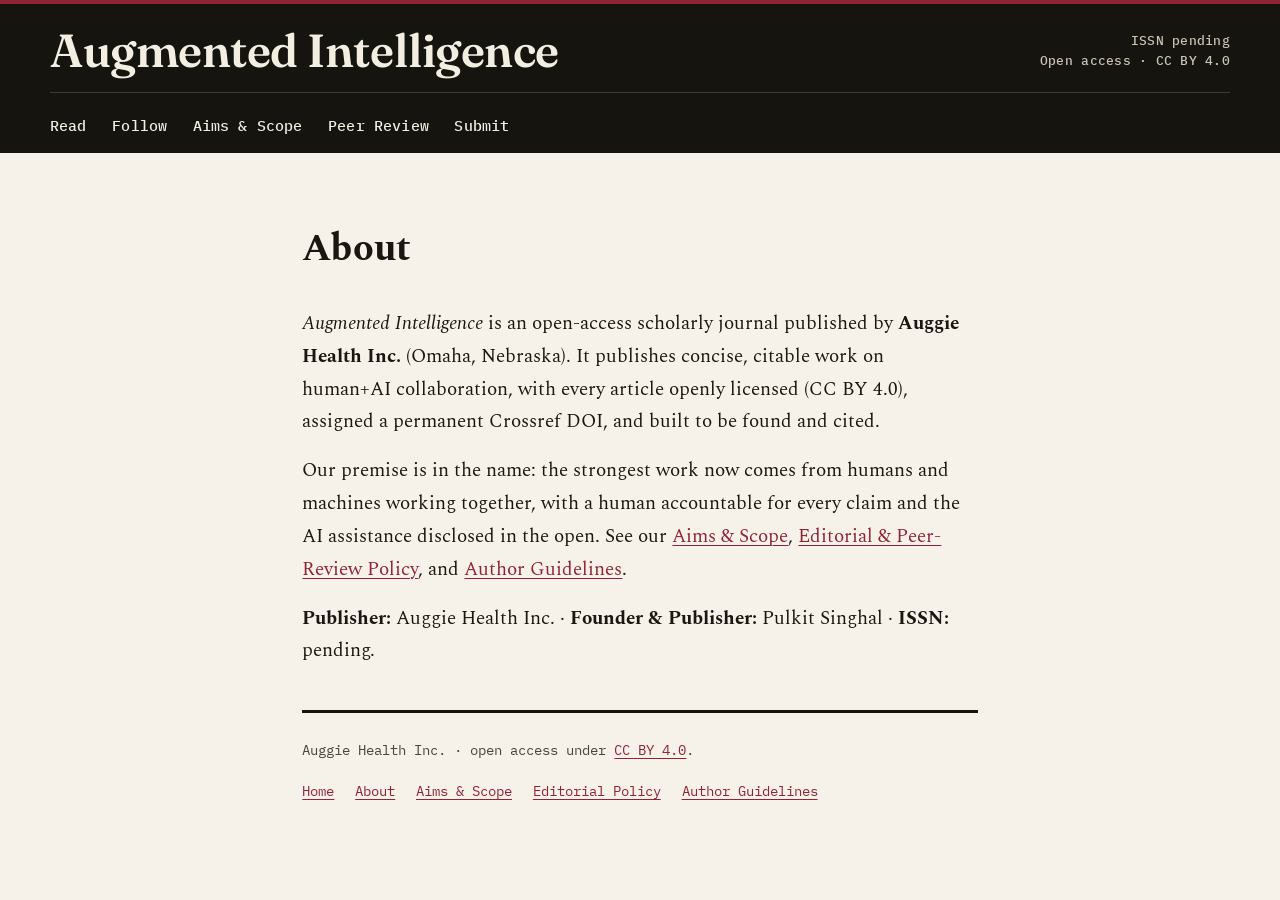
<file: about.html>
<!doctype html>
<html lang="en">
<head>
<meta charset="utf-8">
<meta name="viewport" content="width=device-width, initial-scale=1">
<title>About — Augmented Intelligence</title>
<link rel="stylesheet" href="/assets/style.css">
</head>
<body>
<div class="topline"></div>
<header class="site">
  <div class="mast-row">
    <a href="/" class="brand">Augmented Intelligence</a>
    <div class="mast-meta">
      ISSN pending<br>
      Open access · CC BY 4.0
    </div>
  </div>
  <nav class="pages">
    <a href="/#read">Read</a>
    <a href="/#follow">Follow</a>
    <a href="/aims-and-scope.html">Aims &amp; Scope</a>
    <a href="/editorial-policy.html">Peer Review</a>
    <a href="/author-guidelines.html">Submit</a>
  </nav>
</header>
<main class="page">
  <h1 id="about">About</h1>
<p><em>Augmented Intelligence</em> is an open-access scholarly journal published by <strong>Auggie Health Inc.</strong> (Omaha, Nebraska). It publishes concise, citable work on human+AI collaboration, with every article openly licensed (CC BY 4.0), assigned a permanent Crossref DOI, and built to be found and cited.</p>
<p>Our premise is in the name: the strongest work now comes from humans and machines working together, with a human accountable for every claim and the AI assistance disclosed in the open. See our <a href="/aims-and-scope.html">Aims &amp; Scope</a>, <a href="/editorial-policy.html">Editorial &amp; Peer-Review Policy</a>, and <a href="/author-guidelines.html">Author Guidelines</a>.</p>
<p><strong>Publisher:</strong> Auggie Health Inc. · <strong>Founder &amp; Publisher:</strong> Pulkit Singhal · <strong>ISSN:</strong> pending.</p>
  <footer class="site-footer">
    <div>Auggie Health Inc. · open access under <a href="https://creativecommons.org/licenses/by/4.0/">CC BY 4.0</a>.</div>
    <nav class="fnav">
      <a href="/">Home</a>
      <a href="/about.html">About</a>
      <a href="/aims-and-scope.html">Aims &amp; Scope</a>
      <a href="/editorial-policy.html">Editorial Policy</a>
      <a href="/author-guidelines.html">Author Guidelines</a>
    </nav>
  </footer>
</main>
</body>
</html>
</file>
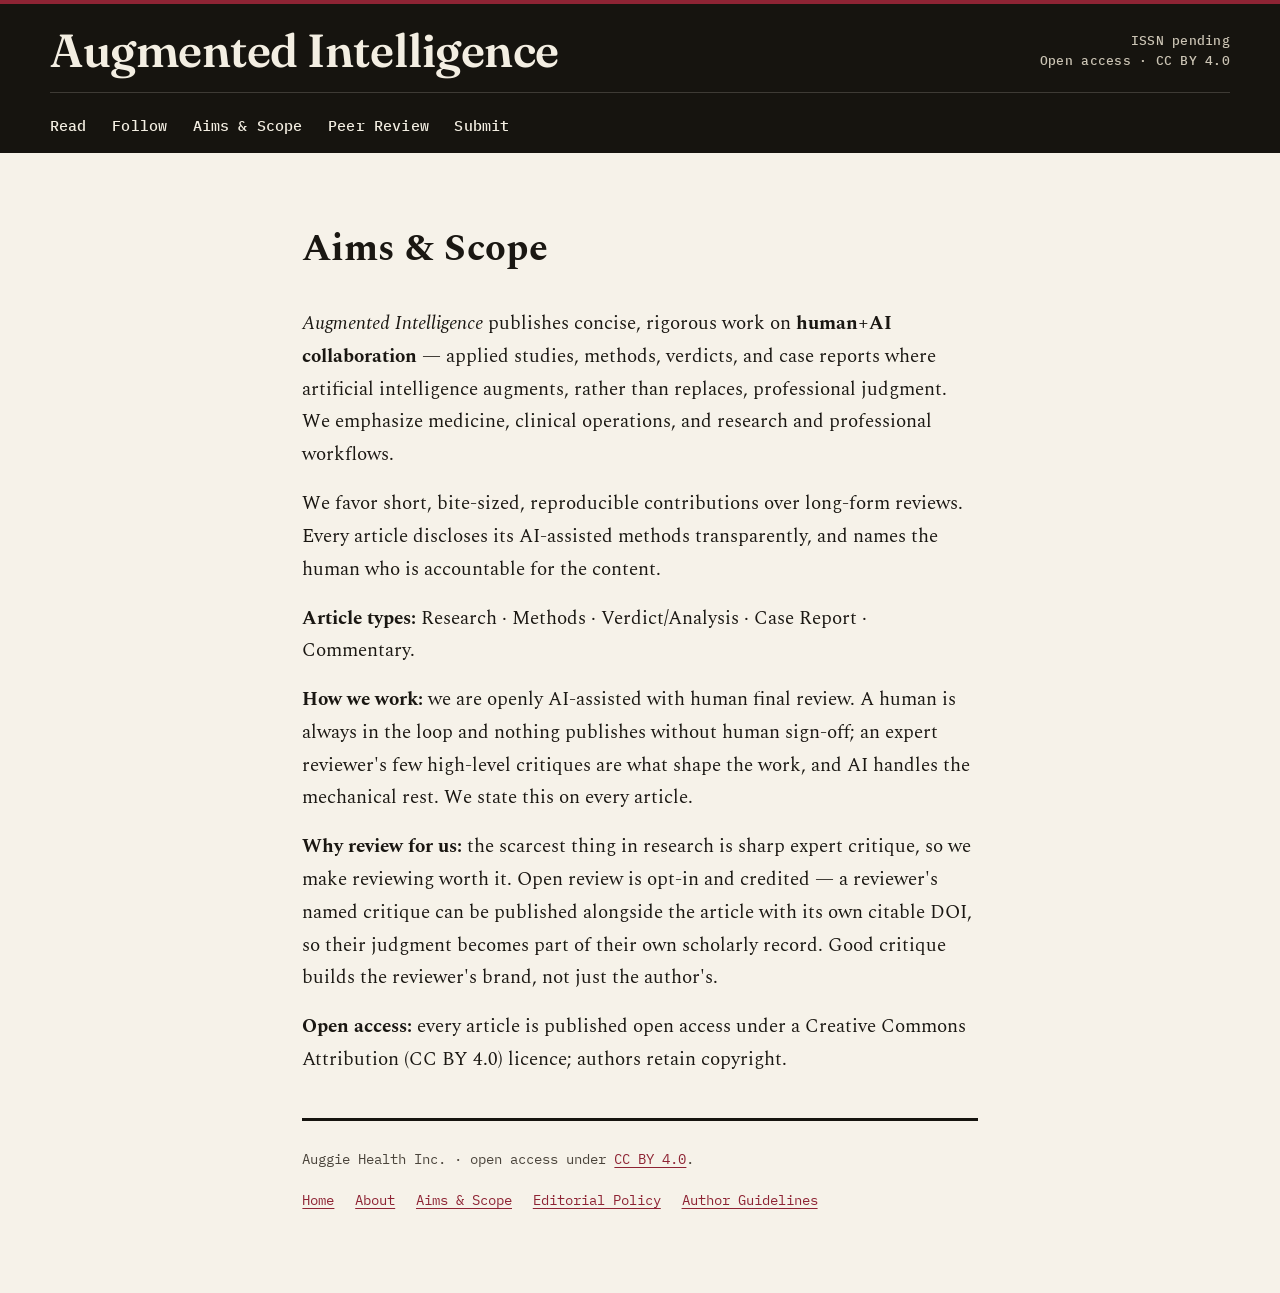
<file: aims-and-scope.html>
<!doctype html>
<html lang="en">
<head>
<meta charset="utf-8">
<meta name="viewport" content="width=device-width, initial-scale=1">
<title>Aims & Scope — Augmented Intelligence</title>
<link rel="stylesheet" href="/assets/style.css">
</head>
<body>
<div class="topline"></div>
<header class="site">
  <div class="mast-row">
    <a href="/" class="brand">Augmented Intelligence</a>
    <div class="mast-meta">
      ISSN pending<br>
      Open access · CC BY 4.0
    </div>
  </div>
  <nav class="pages">
    <a href="/#read">Read</a>
    <a href="/#follow">Follow</a>
    <a href="/aims-and-scope.html">Aims &amp; Scope</a>
    <a href="/editorial-policy.html">Peer Review</a>
    <a href="/author-guidelines.html">Submit</a>
  </nav>
</header>
<main class="page">
  <h1 id="aims-scope">Aims &amp; Scope</h1>
<p><em>Augmented Intelligence</em> publishes concise, rigorous work on <strong>human+AI collaboration</strong> — applied studies, methods, verdicts, and case reports where artificial intelligence augments, rather than replaces, professional judgment. We emphasize medicine, clinical operations, and research and professional workflows.</p>
<p>We favor short, bite-sized, reproducible contributions over long-form reviews. Every article discloses its AI-assisted methods transparently, and names the human who is accountable for the content.</p>
<p><strong>Article types:</strong> Research · Methods · Verdict/Analysis · Case Report · Commentary.</p>
<p><strong>How we work:</strong> we are openly AI-assisted with human final review. A human is always in the loop and nothing publishes without human sign-off; an expert reviewer's few high-level critiques are what shape the work, and AI handles the mechanical rest. We state this on every article.</p>
<p><strong>Why review for us:</strong> the scarcest thing in research is sharp expert critique, so we make reviewing worth it. Open review is opt-in and credited — a reviewer's named critique can be published alongside the article with its own citable DOI, so their judgment becomes part of their own scholarly record. Good critique builds the reviewer's brand, not just the author's.</p>
<p><strong>Open access:</strong> every article is published open access under a Creative Commons Attribution (CC BY 4.0) licence; authors retain copyright.</p>
  <footer class="site-footer">
    <div>Auggie Health Inc. · open access under <a href="https://creativecommons.org/licenses/by/4.0/">CC BY 4.0</a>.</div>
    <nav class="fnav">
      <a href="/">Home</a>
      <a href="/about.html">About</a>
      <a href="/aims-and-scope.html">Aims &amp; Scope</a>
      <a href="/editorial-policy.html">Editorial Policy</a>
      <a href="/author-guidelines.html">Author Guidelines</a>
    </nav>
  </footer>
</main>
</body>
</html>
</file>
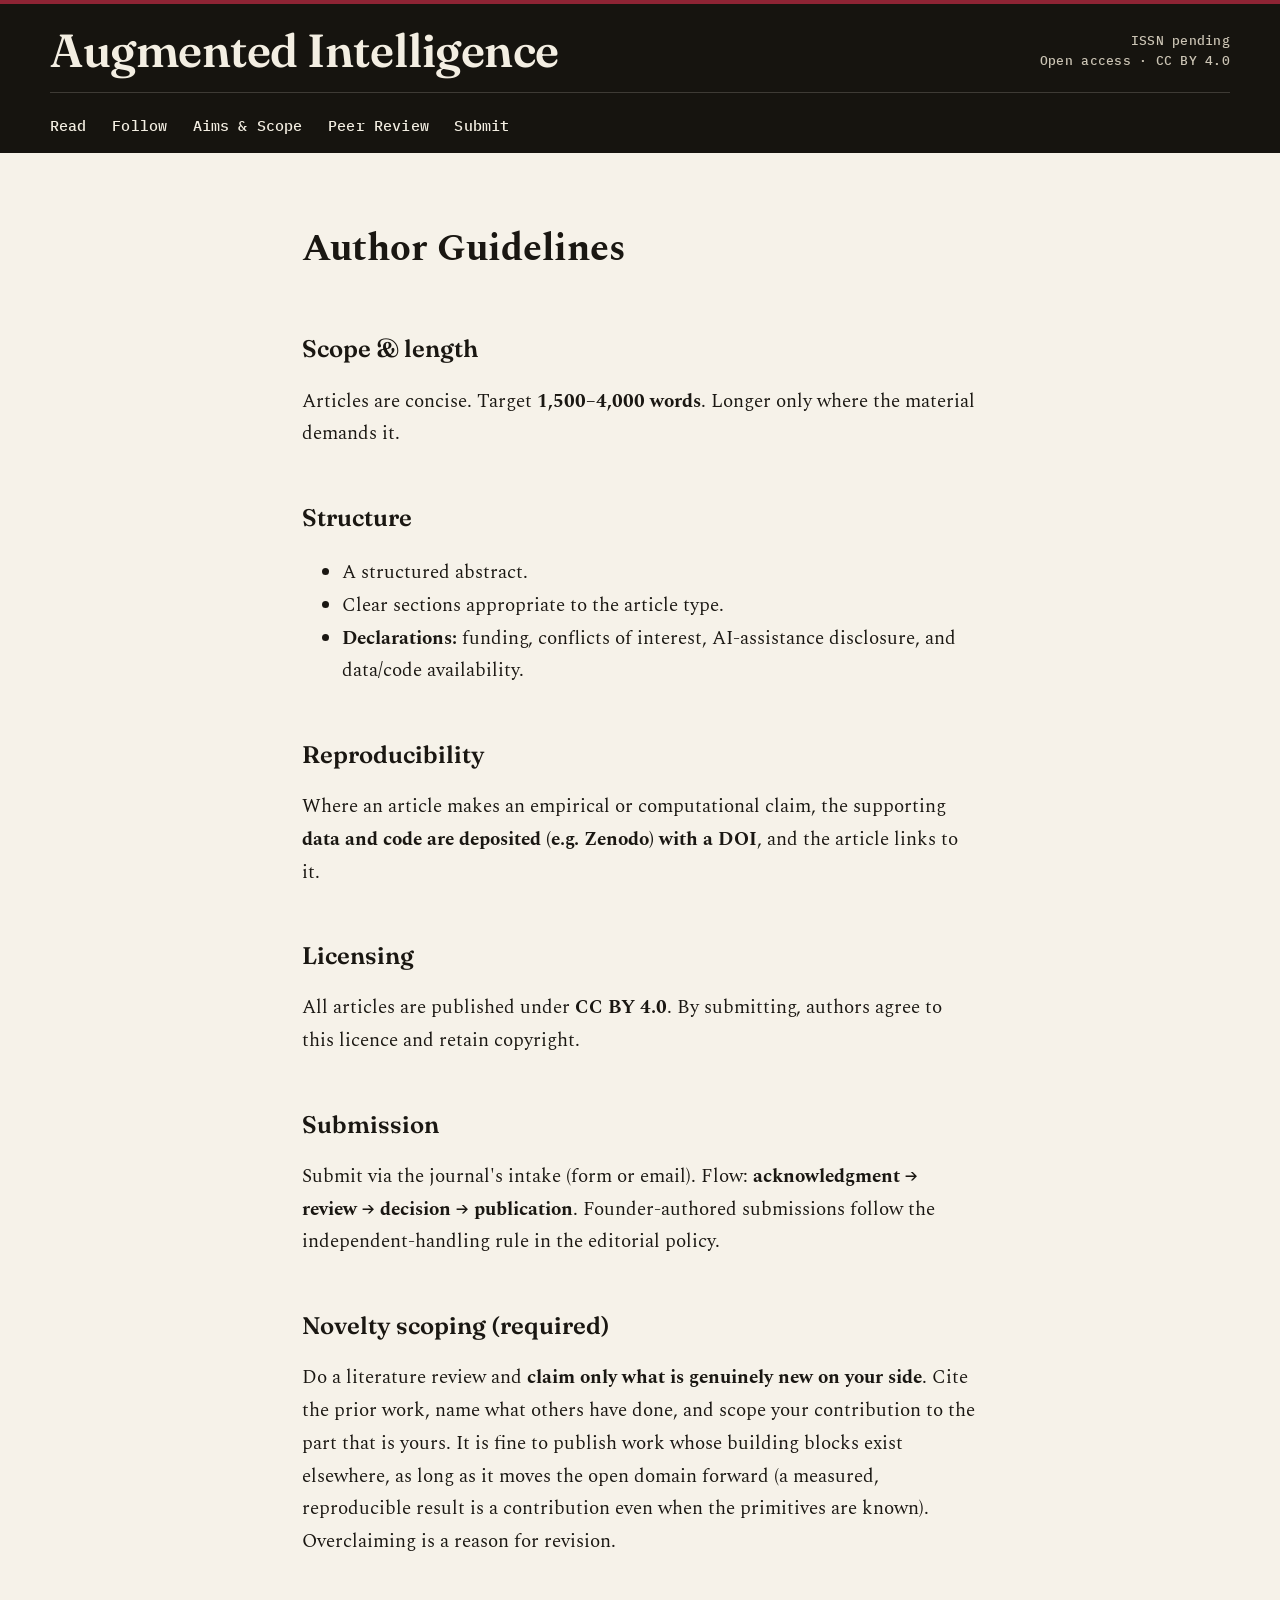
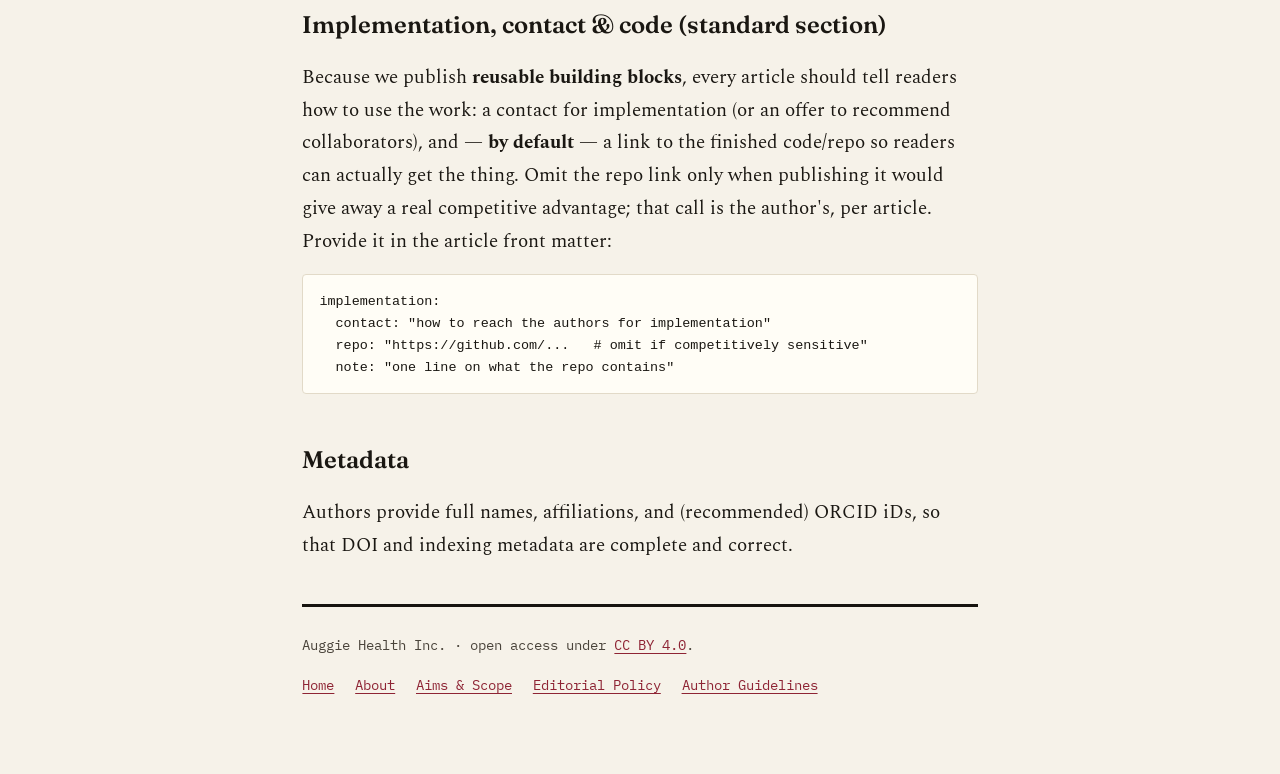
<file: author-guidelines.html>
<!doctype html>
<html lang="en">
<head>
<meta charset="utf-8">
<meta name="viewport" content="width=device-width, initial-scale=1">
<title>Author Guidelines — Augmented Intelligence</title>
<link rel="stylesheet" href="/assets/style.css">
</head>
<body>
<div class="topline"></div>
<header class="site">
  <div class="mast-row">
    <a href="/" class="brand">Augmented Intelligence</a>
    <div class="mast-meta">
      ISSN pending<br>
      Open access · CC BY 4.0
    </div>
  </div>
  <nav class="pages">
    <a href="/#read">Read</a>
    <a href="/#follow">Follow</a>
    <a href="/aims-and-scope.html">Aims &amp; Scope</a>
    <a href="/editorial-policy.html">Peer Review</a>
    <a href="/author-guidelines.html">Submit</a>
  </nav>
</header>
<main class="page">
  <h1 id="author-guidelines">Author Guidelines</h1>
<h2 id="scope-length">Scope &amp; length</h2>
<p>Articles are concise. Target <strong>1,500–4,000 words</strong>. Longer only where the material demands it.</p>
<h2 id="structure">Structure</h2>
<ul>
<li>A structured abstract.</li>
<li>Clear sections appropriate to the article type.</li>
<li><strong>Declarations:</strong> funding, conflicts of interest, AI-assistance disclosure, and data/code availability.</li>
</ul>
<h2 id="reproducibility">Reproducibility</h2>
<p>Where an article makes an empirical or computational claim, the supporting <strong>data and code are deposited (e.g. Zenodo) with a DOI</strong>, and the article links to it.</p>
<h2 id="licensing">Licensing</h2>
<p>All articles are published under <strong>CC BY 4.0</strong>. By submitting, authors agree to this licence and retain copyright.</p>
<h2 id="submission">Submission</h2>
<p>Submit via the journal's intake (form or email). Flow: <strong>acknowledgment → review → decision → publication</strong>. Founder-authored submissions follow the independent-handling rule in the editorial policy.</p>
<h2 id="novelty-scoping-required">Novelty scoping (required)</h2>
<p>Do a literature review and <strong>claim only what is genuinely new on your side</strong>. Cite the prior work, name what others have done, and scope your contribution to the part that is yours. It is fine to publish work whose building blocks exist elsewhere, as long as it moves the open domain forward (a measured, reproducible result is a contribution even when the primitives are known). Overclaiming is a reason for revision.</p>
<h2 id="implementation-contact-code-standard-section">Implementation, contact &amp; code (standard section)</h2>
<p>Because we publish <strong>reusable building blocks</strong>, every article should tell readers how to use the work: a contact for implementation (or an offer to recommend collaborators), and — <strong>by default</strong> — a link to the finished code/repo so readers can actually get the thing. Omit the repo link only when publishing it would give away a real competitive advantage; that call is the author's, per article. Provide it in the article front matter:</p>
<pre><code class="language-yaml">implementation:
  contact: &quot;how to reach the authors for implementation&quot;
  repo: &quot;https://github.com/...   # omit if competitively sensitive&quot;
  note: &quot;one line on what the repo contains&quot;
</code></pre>
<h2 id="metadata">Metadata</h2>
<p>Authors provide full names, affiliations, and (recommended) ORCID iDs, so that DOI and indexing metadata are complete and correct.</p>
  <footer class="site-footer">
    <div>Auggie Health Inc. · open access under <a href="https://creativecommons.org/licenses/by/4.0/">CC BY 4.0</a>.</div>
    <nav class="fnav">
      <a href="/">Home</a>
      <a href="/about.html">About</a>
      <a href="/aims-and-scope.html">Aims &amp; Scope</a>
      <a href="/editorial-policy.html">Editorial Policy</a>
      <a href="/author-guidelines.html">Author Guidelines</a>
    </nav>
  </footer>
</main>
</body>
</html>
</file>
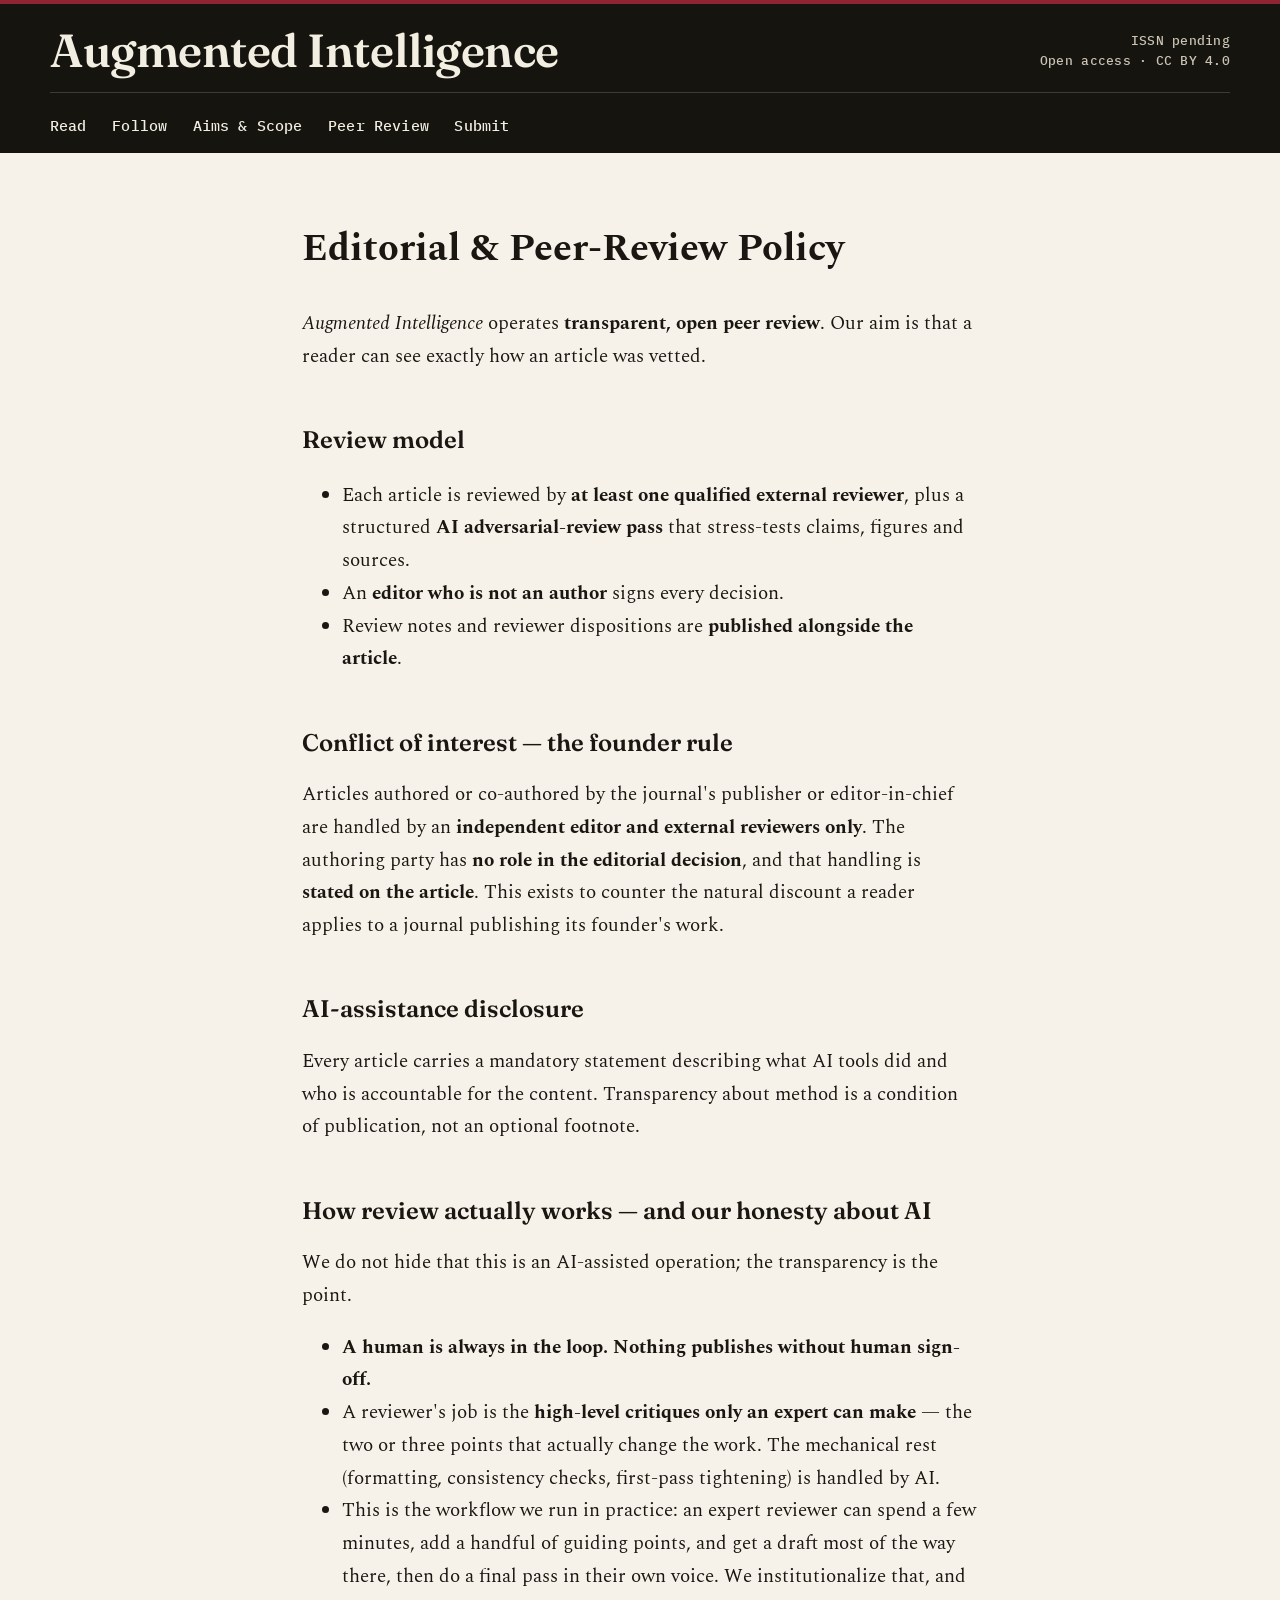
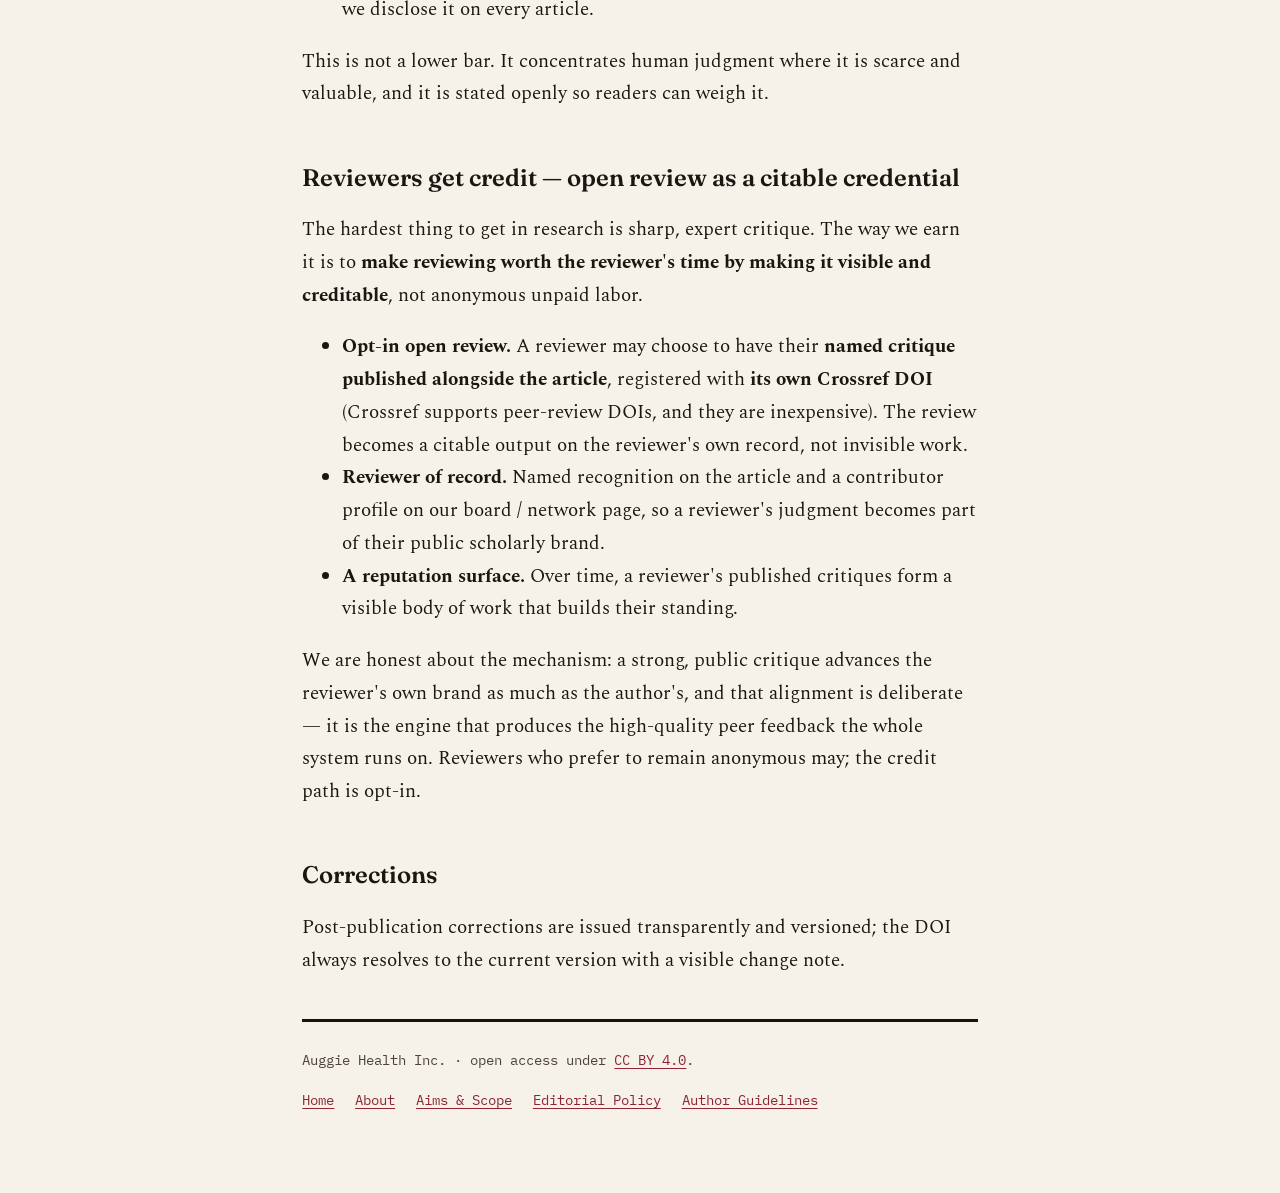
<file: editorial-policy.html>
<!doctype html>
<html lang="en">
<head>
<meta charset="utf-8">
<meta name="viewport" content="width=device-width, initial-scale=1">
<title>Editorial & Peer-Review Policy — Augmented Intelligence</title>
<link rel="stylesheet" href="/assets/style.css">
</head>
<body>
<div class="topline"></div>
<header class="site">
  <div class="mast-row">
    <a href="/" class="brand">Augmented Intelligence</a>
    <div class="mast-meta">
      ISSN pending<br>
      Open access · CC BY 4.0
    </div>
  </div>
  <nav class="pages">
    <a href="/#read">Read</a>
    <a href="/#follow">Follow</a>
    <a href="/aims-and-scope.html">Aims &amp; Scope</a>
    <a href="/editorial-policy.html">Peer Review</a>
    <a href="/author-guidelines.html">Submit</a>
  </nav>
</header>
<main class="page">
  <h1 id="editorial-peer-review-policy">Editorial &amp; Peer-Review Policy</h1>
<p><em>Augmented Intelligence</em> operates <strong>transparent, open peer review</strong>. Our aim is that a reader can see exactly how an article was vetted.</p>
<h2 id="review-model">Review model</h2>
<ul>
<li>Each article is reviewed by <strong>at least one qualified external reviewer</strong>, plus a structured <strong>AI adversarial-review pass</strong> that stress-tests claims, figures and sources.</li>
<li>An <strong>editor who is not an author</strong> signs every decision.</li>
<li>Review notes and reviewer dispositions are <strong>published alongside the article</strong>.</li>
</ul>
<h2 id="conflict-of-interest-the-founder-rule">Conflict of interest — the founder rule</h2>
<p>Articles authored or co-authored by the journal's publisher or editor-in-chief are handled by an <strong>independent editor and external reviewers only</strong>. The authoring party has <strong>no role in the editorial decision</strong>, and that handling is <strong>stated on the article</strong>. This exists to counter the natural discount a reader applies to a journal publishing its founder's work.</p>
<h2 id="ai-assistance-disclosure">AI-assistance disclosure</h2>
<p>Every article carries a mandatory statement describing what AI tools did and who is accountable for the content. Transparency about method is a condition of publication, not an optional footnote.</p>
<h2 id="how-review-actually-works-and-our-honesty-about-ai">How review actually works — and our honesty about AI</h2>
<p>We do not hide that this is an AI-assisted operation; the transparency is the point.</p>
<ul>
<li><strong>A human is always in the loop. Nothing publishes without human sign-off.</strong></li>
<li>A reviewer's job is the <strong>high-level critiques only an expert can make</strong> — the two or three points that actually change the work. The mechanical rest (formatting, consistency checks, first-pass tightening) is handled by AI.</li>
<li>This is the workflow we run in practice: an expert reviewer can spend a few minutes, add a handful of guiding points, and get a draft most of the way there, then do a final pass in their own voice. We institutionalize that, and we disclose it on every article.</li>
</ul>
<p>This is not a lower bar. It concentrates human judgment where it is scarce and valuable, and it is stated openly so readers can weigh it.</p>
<h2 id="reviewers-get-credit-open-review-as-a-citable-credential">Reviewers get credit — open review as a citable credential</h2>
<p>The hardest thing to get in research is sharp, expert critique. The way we earn it is to <strong>make reviewing worth the reviewer's time by making it visible and creditable</strong>, not anonymous unpaid labor.</p>
<ul>
<li><strong>Opt-in open review.</strong> A reviewer may choose to have their <strong>named critique published alongside the article</strong>, registered with <strong>its own Crossref DOI</strong> (Crossref supports peer-review DOIs, and they are inexpensive). The review becomes a citable output on the reviewer's own record, not invisible work.</li>
<li><strong>Reviewer of record.</strong> Named recognition on the article and a contributor profile on our board / network page, so a reviewer's judgment becomes part of their public scholarly brand.</li>
<li><strong>A reputation surface.</strong> Over time, a reviewer's published critiques form a visible body of work that builds their standing.</li>
</ul>
<p>We are honest about the mechanism: a strong, public critique advances the reviewer's own brand as much as the author's, and that alignment is deliberate — it is the engine that produces the high-quality peer feedback the whole system runs on. Reviewers who prefer to remain anonymous may; the credit path is opt-in.</p>
<h2 id="corrections">Corrections</h2>
<p>Post-publication corrections are issued transparently and versioned; the DOI always resolves to the current version with a visible change note.</p>
  <footer class="site-footer">
    <div>Auggie Health Inc. · open access under <a href="https://creativecommons.org/licenses/by/4.0/">CC BY 4.0</a>.</div>
    <nav class="fnav">
      <a href="/">Home</a>
      <a href="/about.html">About</a>
      <a href="/aims-and-scope.html">Aims &amp; Scope</a>
      <a href="/editorial-policy.html">Editorial Policy</a>
      <a href="/author-guidelines.html">Author Guidelines</a>
    </nav>
  </footer>
</main>
</body>
</html>
</file>
<file: assets/style.css>
@import url('https://fonts.googleapis.com/css2?family=Fraunces:ital,opsz,wght@0,9..144,400;0,9..144,500;0,9..144,600;0,9..144,700;1,9..144,500;1,9..144,600&family=IBM+Plex+Mono:wght@400;500;600;700&family=Spectral:ital,wght@0,400;0,500;0,600;1,400;1,500&display=swap');

/* ============================================================
   Augmented Intelligence — editorial identity
   Ink-on-paper scholarly design. High contrast in every state.
   One accent (oxblood). Buttons/links carry explicit colors so
   no cascade can override them (the mint-on-mint bug is gone).
   Every text pair documented below meets WCAG AA (>= 4.5:1).
   ============================================================ */

:root{
  --paper:#f6f2e9;        /* warm ivory page */
  --ink:#1a1712;          /* near-black body  (15.8:1 on paper) */
  --ink-soft:#4a443b;     /* secondary text   (7.6:1 on paper)  */
  --ink-mute:#6a6357;     /* captions/meta    (5.0:1 on paper)  */
  --mast:#16140f;         /* masthead / dark rules */
  --cream:#f3eee2;        /* text on mast     (15:1)  */
  --cream-soft:#cbc4b4;   /* mast meta        (9:1)   */
  --accent:#8e2434;       /* oxblood links/rules (6.5:1 on paper) */
  --accent-deep:#6e1626;  /* hover */
  --on-accent:#fdf8ee;    /* text on oxblood  (7.0:1) */
  --rule:#d8d0be;         /* hairline */
  --rule-ink:#16140f;     /* strong editorial rule */
  --surface:#fffdf6;      /* card */
  --card-rule:#e2dac8;
  --display:"Fraunces",Georgia,serif;
  --serif:"Spectral",Georgia,"Times New Roman",serif;
  --mono:"IBM Plex Mono",ui-monospace,SFMono-Regular,Menlo,monospace;
  --wrap:1180px;
  --read:720px;
}

*{box-sizing:border-box}
html{-webkit-text-size-adjust:100%;-webkit-tap-highlight-color:transparent;overflow-x:hidden}
body{margin:0;background:var(--paper);color:var(--ink);
  font:1.19rem/1.72 var(--serif);-webkit-font-smoothing:antialiased;text-rendering:optimizeLegibility}

/* high-contrast selection in both contexts */
::selection{background:#e9cf9f;color:#1a1712}
::-moz-selection{background:#e9cf9f;color:#1a1712}

/* ---- links: oxblood, underlined, visited stays legible ---- */
a{color:var(--accent);text-decoration:underline;text-underline-offset:2.5px;text-decoration-thickness:1px}
a:visited{color:var(--accent)}
a:hover{color:var(--accent-deep);text-decoration-thickness:2px}
a:focus-visible{outline:2.5px solid var(--accent);outline-offset:3px;border-radius:3px}

/* ============================================================
   Masthead (every page)
   ============================================================ */
.topline{height:4px;background:var(--accent)}
header.site{background:var(--mast);color:var(--cream);
  padding:1.5rem clamp(1rem,4vw,2.4rem) 0}
.mast-row{max-width:var(--wrap);margin:0 auto;display:flex;align-items:flex-end;
  justify-content:space-between;gap:1rem;flex-wrap:wrap}
.brand,header.site a.brand{font-family:var(--display);font-weight:600;letter-spacing:-.01em;
  font-size:clamp(1.9rem,4.2vw,2.9rem);line-height:1;color:var(--cream);text-decoration:none}
.brand:hover{color:#fff;text-decoration:none}
.mast-meta{font-family:var(--mono);font-size:.82rem;font-weight:500;color:var(--cream-soft);
  letter-spacing:.02em;text-align:right;line-height:1.5;padding-bottom:.25rem}
nav.pages{max-width:var(--wrap);margin:1.1rem auto 0;display:flex;flex-wrap:wrap;gap:.2rem 1.6rem;
  border-top:1px solid rgba(243,238,226,.18);padding:.7rem 0 0}
nav.pages a{font-family:var(--mono);font-size:.95rem;font-weight:500;color:var(--cream);
  text-decoration:none;padding:.5rem 0 .75rem;border-bottom:3px solid transparent;letter-spacing:.01em}
nav.pages a:hover{color:#fff;border-bottom-color:rgba(243,238,226,.4)}
nav.pages a.active,nav.pages a[aria-current]{color:#fff;font-weight:700;border-bottom-color:var(--accent)}

/* issue strip */
.issuebar{background:var(--mast);color:var(--cream-soft);padding:0 clamp(1rem,4vw,2.4rem) 1.1rem}
.issuebar-inner{max-width:var(--wrap);margin:0 auto;font-family:var(--mono);font-size:.82rem;
  letter-spacing:.14em;text-transform:uppercase;color:var(--cream-soft)}

/* ============================================================
   Home layout
   ============================================================ */
main.home{max-width:var(--wrap);margin:0 auto;padding:0 clamp(1rem,4vw,2.4rem) 4rem}

.rule-top{border:0;border-top:2px solid var(--rule-ink);margin:0}
.eyebrow{font-family:var(--mono);font-size:.8rem;font-weight:700;letter-spacing:.16em;
  text-transform:uppercase;color:var(--accent);margin:0 0 .6rem}

/* hero: statement + network figure */
.hero{display:grid;grid-template-columns:1.05fr .95fr;gap:2.4rem;align-items:center;
  padding:2.6rem 0 2.2rem}
.hero h1{font-family:var(--display);font-weight:600;font-size:clamp(2.2rem,4.4vw,3.25rem);
  line-height:1.08;letter-spacing:-.018em;margin:.2rem 0 .6rem;color:var(--ink)}
.hero h1 em{font-style:italic;color:var(--accent)}
.hero .lede{font-size:1.2rem;line-height:1.62;color:var(--ink-soft);max-width:48ch;margin:0}
.figure{margin:0}
.figure svg{display:block;width:100%;height:auto;border:1px solid var(--card-rule);background:var(--surface);border-radius:4px}
.figure figcaption{font-family:var(--mono);font-size:.78rem;color:var(--ink-mute);margin-top:.6rem;letter-spacing:.01em}

/* lead article */
.lead{border-top:3px solid var(--rule-ink);padding:1.8rem 0 2.4rem;margin-top:1.2rem}
.lead-title{font-family:var(--display);font-weight:600;font-size:clamp(1.7rem,3vw,2.45rem);
  line-height:1.12;letter-spacing:-.012em;margin:.5rem 0 .5rem}
.lead-title a{color:var(--ink);text-decoration:none}
.lead-title a:hover{color:var(--accent);text-decoration:none}
.lead-authors{font-family:var(--mono);font-size:.95rem;font-weight:500;color:var(--ink-soft);margin:.1rem 0 .6rem}
.lead-dek{font-size:1.18rem;line-height:1.6;color:var(--ink);max-width:62ch;margin:.2rem 0 .9rem}
.lead-meta{font-family:var(--mono);font-size:.88rem;color:var(--ink-mute);margin:0 0 1.2rem}
.lead-meta a{color:var(--accent)}

/* buttons — explicit colors; a.btn wins over any link rule */
.cta-row{display:flex;flex-wrap:wrap;gap:.8rem}
.btn,a.btn{display:inline-flex;align-items:center;gap:.5rem;font-family:var(--mono);font-size:.95rem;
  font-weight:600;letter-spacing:.01em;padding:.8rem 1.4rem;min-height:48px;border-radius:4px;
  border:2px solid transparent;cursor:pointer;text-decoration:none;transition:.16s ease}
.btn-primary,a.btn-primary,a.btn-primary:visited{background:var(--accent);color:var(--on-accent);border-color:var(--accent)}
.btn-primary:hover,a.btn-primary:hover{background:var(--accent-deep);border-color:var(--accent-deep);color:#fff;text-decoration:none}
.btn-ghost,a.btn-ghost,a.btn-ghost:visited{background:transparent;color:var(--ink);border-color:var(--ink)}
.btn-ghost:hover,a.btn-ghost:hover{background:var(--ink);color:var(--paper);text-decoration:none}
.btn:focus-visible,a.btn:focus-visible{outline:3px solid var(--accent);outline-offset:3px}

/* generic band + section rule */
.band{border-top:1px solid var(--rule);padding:2.6rem 0}
.band>h2{font-family:var(--display);font-weight:600;font-size:clamp(1.5rem,2.5vw,1.95rem);
  line-height:1.15;letter-spacing:-.008em;margin:0 0 .5rem;color:var(--ink)}
.band .sub{color:var(--ink-soft);max-width:62ch;margin:0 0 1.7rem;font-size:1.14rem;line-height:1.6}

/* follow / subscribe */
.band.follow{display:grid;grid-template-columns:1.05fr .95fr;gap:1.4rem 2.6rem;align-items:center;
  border-top:3px solid var(--rule-ink);border-bottom:1px solid var(--rule);padding:2.2rem 0}
.follow-copy h2{margin-top:0}
.follow-copy .sub{margin-bottom:0}
.subscribe{display:flex;gap:.7rem;flex-wrap:wrap;margin-bottom:.7rem}
.subscribe input[type=email]{flex:1 1 220px;min-width:0;font-family:var(--mono);font-size:1rem;
  padding:.8rem 1rem;min-height:48px;border-radius:4px;border:2px solid var(--ink);
  background:var(--surface);color:var(--ink)}
.subscribe input[type=email]::placeholder{color:var(--ink-mute)}
.subscribe input[type=email]:focus-visible{outline:3px solid var(--accent);outline-offset:2px;border-color:var(--accent)}
.follow-note{font-family:var(--mono);font-size:.88rem;color:var(--ink-mute);margin:0;max-width:60ch;line-height:1.55}
.follow-note code{background:#efe7d6;border:1px solid var(--card-rule);border-radius:4px;padding:.08em .4em;color:var(--ink)}
.sr-only{position:absolute;width:1px;height:1px;padding:0;margin:-1px;overflow:hidden;clip:rect(0,0,0,0);border:0}

/* the model — three columns */
.feature-grid{display:grid;grid-template-columns:repeat(3,1fr);gap:0}
.feature{padding:1.4rem 1.4rem 1.4rem 0;border-left:1px solid var(--rule);padding-left:1.4rem}
.feature:first-child{border-left:0;padding-left:0}
.feature .fnum{font-family:var(--mono);font-size:.82rem;font-weight:700;color:var(--accent);letter-spacing:.1em}
.feature h3{font-family:var(--display);font-size:1.2rem;margin:.5rem 0 .4rem;color:var(--ink);font-weight:600}
.feature p{font-size:1.04rem;color:var(--ink-soft);margin:0;line-height:1.6}

/* editorial board */
.people-grid{display:grid;grid-template-columns:repeat(4,1fr);gap:0;border-top:1px solid var(--rule)}
.person{padding:1.4rem 1.3rem 1.4rem 0;border-left:1px solid var(--rule);padding-left:1.3rem;
  display:flex;flex-direction:column;gap:.35rem}
.person:first-child{border-left:0;padding-left:0}
.person .role{font-family:var(--mono);font-size:.74rem;font-weight:600;letter-spacing:.08em;text-transform:uppercase;color:var(--accent)}
.person .name{font-family:var(--display);font-size:1.22rem;color:var(--ink);font-weight:600;line-height:1.18}
.person .postnom{font-family:var(--mono);font-weight:500;font-size:.72em;color:var(--ink-soft);letter-spacing:.01em}
.person .aff{font-size:.98rem;color:var(--ink-soft);margin:0}
.person .links{font-family:var(--mono);font-size:.82rem;font-weight:500;margin-top:.1rem}
.person.seat .name{color:var(--ink-mute)}
.person.seat .aff{color:var(--ink-mute)}

/* contents / articles */
ul.articles{list-style:none;padding:0;margin:0}
ul.articles li{padding:1rem 0;border-bottom:1px solid var(--rule)}
ul.articles li:first-child{border-top:1px solid var(--rule)}
ul.articles a{font-family:var(--display);font-weight:600;font-size:1.2rem;color:var(--ink);text-decoration:none}
ul.articles a:hover{color:var(--accent)}
ul.articles .byline{display:block;font-family:var(--mono);font-size:.85rem;color:var(--ink-mute);margin-top:.25rem}
.forthcoming{border:1px solid var(--rule);border-radius:4px;padding:1.4rem;color:var(--ink-soft);font-family:var(--mono);font-size:.98rem}

/* standards line */
.standards{display:flex;flex-wrap:wrap;gap:.5rem 1.6rem;margin:.4rem 0 0;padding:0;list-style:none}
.standards li{font-family:var(--mono);font-size:.9rem;color:var(--ink-soft);display:flex;gap:.5rem;align-items:baseline}
.standards li::before{content:"\00B7";color:var(--accent);font-weight:700}

footer.site-footer{border-top:3px solid var(--rule-ink);margin-top:2.6rem;padding:1.6rem 0 0;
  display:flex;flex-wrap:wrap;gap:1rem 2rem;justify-content:space-between;
  font-family:var(--mono);font-size:.9rem;color:var(--ink-soft)}
footer.site-footer a{color:var(--accent)}
footer.site-footer .fnav{display:flex;flex-wrap:wrap;gap:1.3rem}

/* ============================================================
   Article & policy pages (readable column)
   ============================================================ */
main.article,main.page{max-width:var(--read);margin:0 auto;padding:2.4rem clamp(1rem,4vw,1.4rem) 5rem}
main.article .type,main.page .type{font-family:var(--mono);text-transform:uppercase;letter-spacing:.15em;
  font-size:.78rem;color:var(--accent);margin:0 0 .4em;font-weight:700}
main.article h1{font-family:var(--display);font-weight:600;font-size:clamp(1.9rem,3.4vw,2.5rem);
  line-height:1.16;letter-spacing:-.012em;margin:.2em 0 .5em;color:var(--ink)}
.authors{font-family:var(--serif);font-size:1.18rem;font-weight:500;color:var(--ink);margin:.2em 0}
.meta,.actions{font-family:var(--mono);font-size:.9rem;color:var(--ink-mute)}
.actions a{color:var(--accent)}
main.article h2,main.page h2{font-family:var(--display);font-weight:600;font-size:1.5rem;margin:1.9em 0 .5em;color:var(--ink)}
main.article h3,main.page h3{font-family:var(--display);font-weight:600;font-size:1.2rem;margin:1.6em 0 .4em}
main.article p,main.page p{margin:.85em 0}
.abstract{background:var(--surface);border:1px solid var(--card-rule);border-left:3px solid var(--accent);
  border-radius:4px;padding:1.2rem 1.4rem;margin:1.6rem 0}
.abstract h2{margin-top:.1em;font-size:1.15rem}
.implementation{background:var(--surface);border:1px solid var(--card-rule);border-radius:4px;padding:1.2rem 1.4rem;margin:2rem 0}
.permalink{background:var(--surface);border:1px solid var(--card-rule);border-left:3px solid var(--accent);
  border-radius:4px;padding:1.1rem 1.3rem;margin:2rem 0}
.permalink h2{margin:0 0 .6rem;font-size:1.12rem}
.permalink-row{font-family:var(--mono);font-size:.86rem;margin:.25rem 0;color:var(--ink);word-break:break-word}
.permalink-label{font-family:var(--mono);font-size:.74rem;font-weight:700;letter-spacing:.1em;
  text-transform:uppercase;color:var(--ink-mute);display:inline-block;min-width:4.6em}
.permalink-pending{color:var(--ink-mute)}
.permalink pre.cite{font-family:var(--mono);font-size:.82rem;line-height:1.55;white-space:pre-wrap;word-break:break-word;
  background:var(--paper);border:1px solid var(--card-rule);border-radius:4px;padding:.7rem .85rem;margin:.35rem 0 0;color:var(--ink)}
.article-footer{margin-top:2.6rem;padding-top:1.1rem;border-top:1px solid var(--rule);
  font-family:var(--mono);font-size:.9rem;color:var(--ink-soft);line-height:1.65}
.article-footer strong{color:var(--ink);font-weight:700}
main.page nav.pages{border-top:1px solid var(--rule)}

/* body-content safeguards: never force horizontal page scroll */
main.article :is(p,li,h1,h2,h3,td,th){overflow-wrap:break-word}
main.article pre,main.page pre{overflow-x:auto;max-width:100%;background:var(--surface);
  border:1px solid var(--card-rule);border-radius:4px;padding:.9rem 1rem;
  font-family:var(--mono);font-size:.84rem;line-height:1.5}
main.article :not(pre)>code{background:#efe7d6;border:1px solid var(--card-rule);border-radius:4px;
  padding:.05em .35em;font-size:.9em;overflow-wrap:break-word}
main.article img,main.page img{max-width:100%;height:auto}
main.article table,main.page table{display:block;overflow-x:auto;max-width:100%;border-collapse:collapse}

/* ---- SVG network figure (editorial line-art) ---- */
.net-edge{stroke:#3a352c;stroke-width:1.1;fill:none;opacity:.6}
.net-edge.flow{stroke-dasharray:3 6;animation:dash 4s linear infinite}
.net-node{fill:var(--surface);stroke:var(--ink);stroke-width:1.6}
.net-node.open{fill:transparent;stroke:#8a8372;stroke-dasharray:3 4}
.net-hub{fill:var(--mast);stroke:var(--ink);stroke-width:1.8}
.net-lead{fill:var(--accent);stroke:#4a0f18;stroke-width:1.5}
.net-accent{fill:var(--accent);stroke:#4a0f18;stroke-width:1.5}
.net-label{font-family:"IBM Plex Mono",monospace;font-size:12px;font-weight:500;fill:#2a251d}
.net-label.key{fill:#16140f;font-weight:700}
.net-label.cream{fill:#f3eee2;font-weight:700}
.net-sub{font-family:"IBM Plex Mono",monospace;font-size:10px;fill:#6a6357}
@keyframes dash{to{stroke-dashoffset:-36}}
@media (prefers-reduced-motion:reduce){.net-edge.flow{animation:none}}

/* ---- print ---- */
@media print{
  .topline,nav.pages,.actions,footer.site-footer,.permalink{display:none!important}
  body{background:#fff;color:#000}
  header.site,.issuebar{background:#fff;color:#000}
  .brand{color:#000}
  main{max-width:none}
}

/* ---- responsive ---- */
@media (max-width:880px){
  .hero{grid-template-columns:1fr;gap:1.4rem}
  .band.follow{grid-template-columns:1fr}
  .feature-grid{grid-template-columns:1fr}
  .feature{border-left:0;padding-left:0;border-top:1px solid var(--rule);padding-top:1.2rem}
  .feature:first-child{border-top:0;padding-top:0}
  .people-grid{grid-template-columns:1fr 1fr}
  .person:nth-child(odd){border-left:0;padding-left:0}
}
@media (max-width:560px){
  body{font-size:1.09rem}
  .mast-meta{text-align:left}
  .people-grid{grid-template-columns:1fr}
  .person{border-left:0;padding-left:0;border-top:1px solid var(--rule);padding-top:1.1rem}
  .person:first-child{border-top:0;padding-top:0}
  .cta-row .btn{flex:1 1 100%;justify-content:center}
  footer.site-footer{flex-direction:column;gap:1rem}
}
</file>
